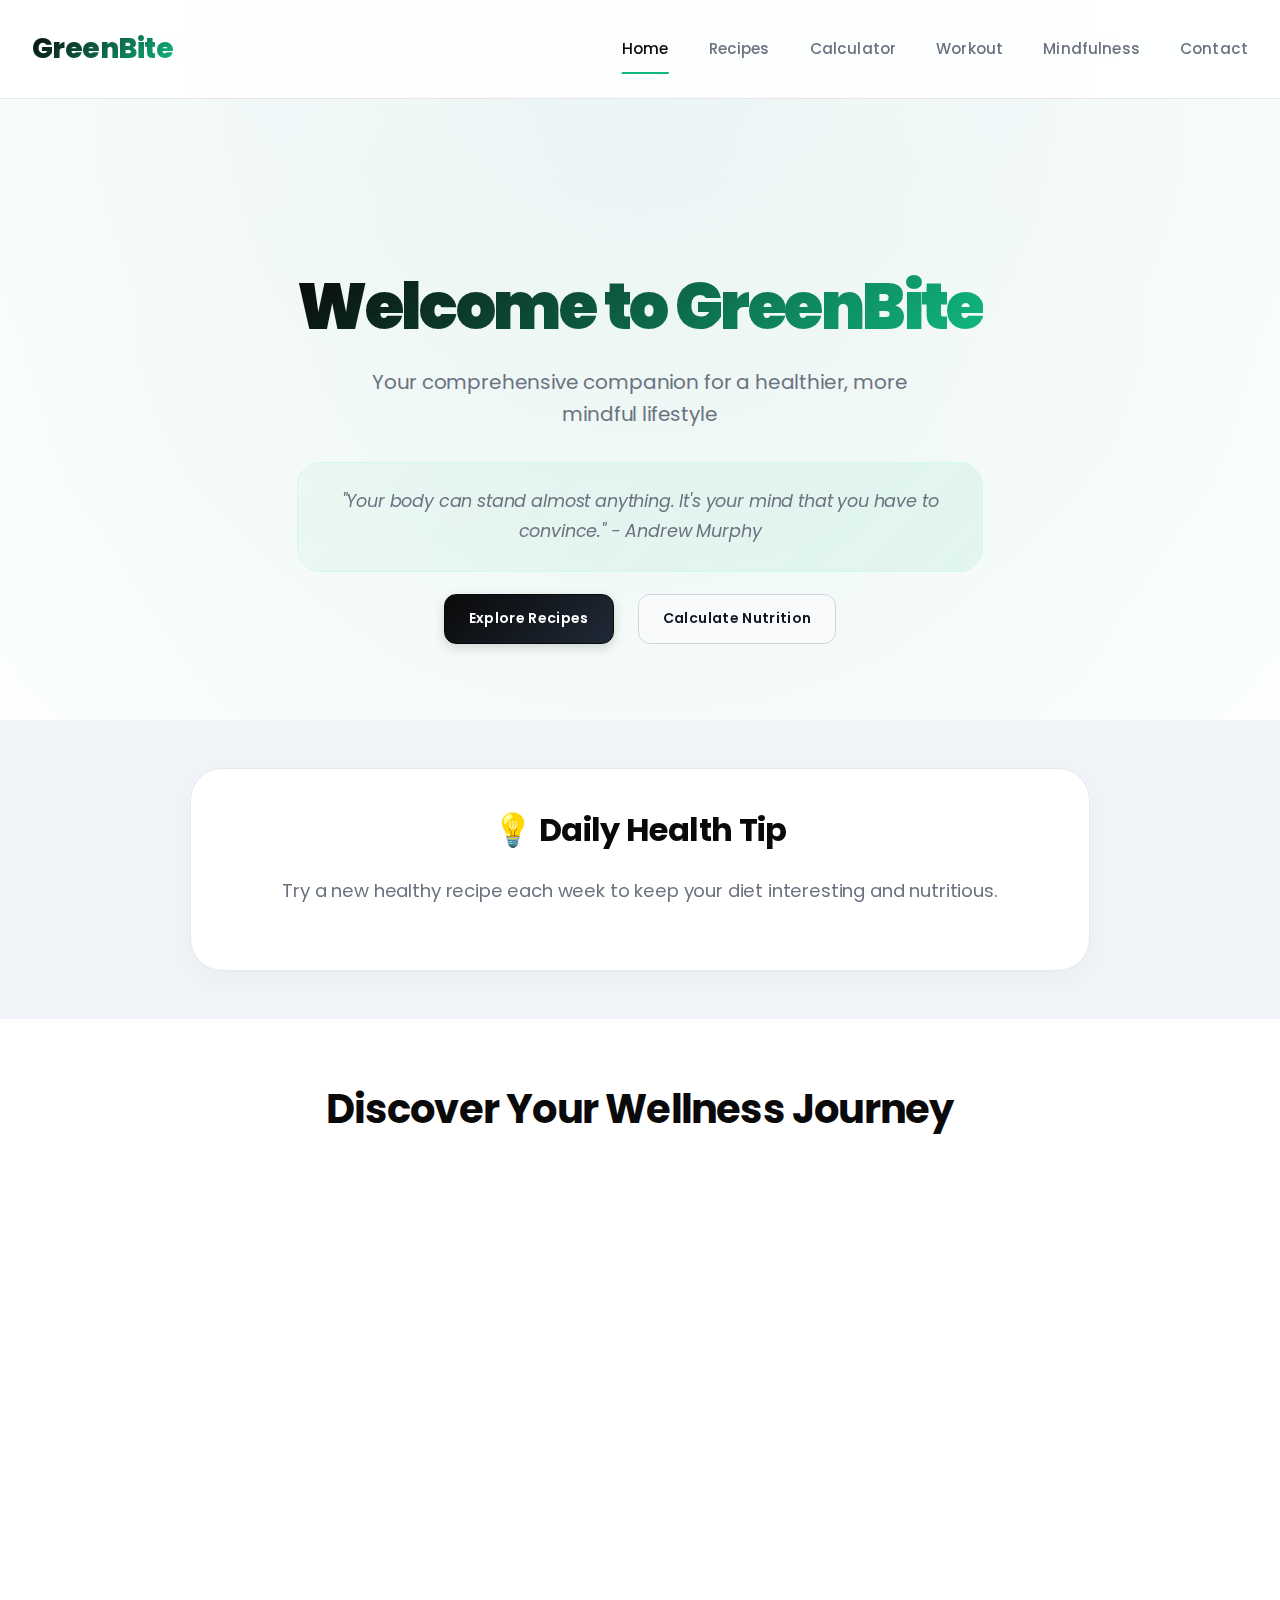
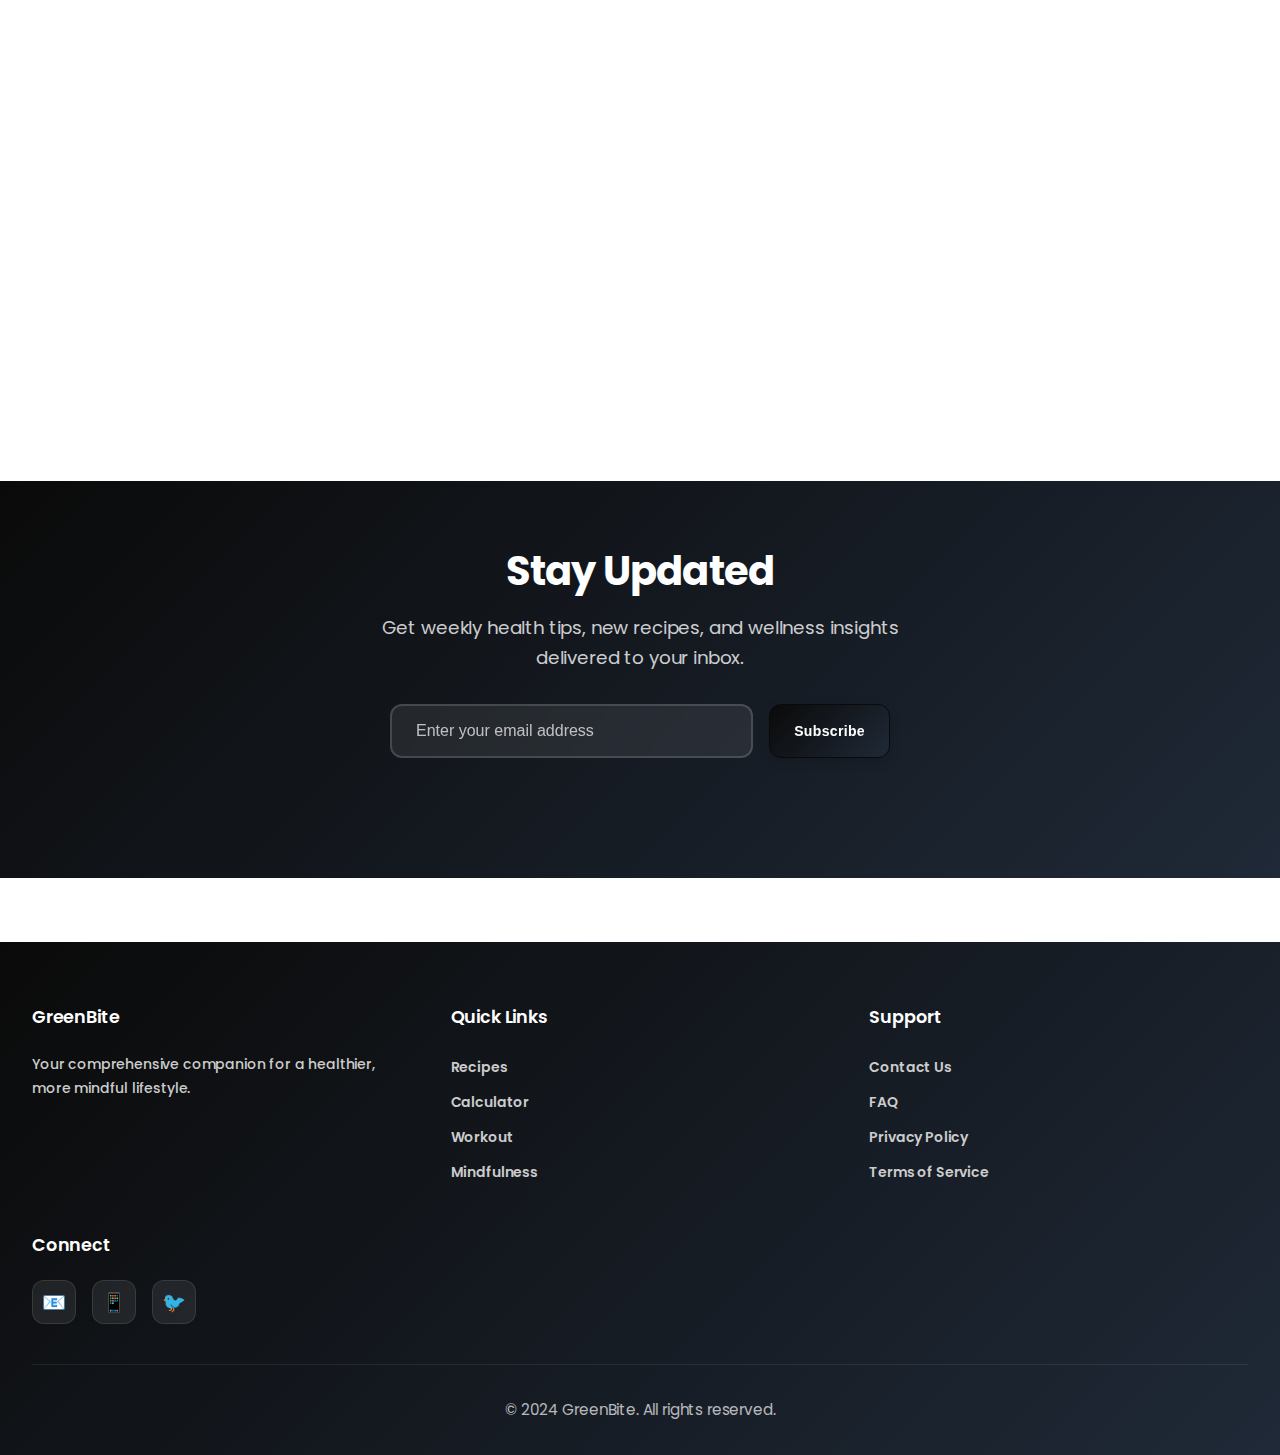
<file: index.html>
<!DOCTYPE html>
<html lang="en">

<head>
    <meta charset="UTF-8">
    <meta name="viewport" content="width=device-width, initial-scale=1.0">
    <title>GreenBite - Your Health & Wellness Companion</title>
    <link rel="preconnect" href="https://fonts.googleapis.com">
    <link rel="preconnect" href="https://fonts.gstatic.com" crossorigin>
    <link href="https://fonts.googleapis.com/css2?family=Poppins:wght@300;400;500;600;700;800;900&display=swap"
        rel="stylesheet">
    <link rel="stylesheet" href="css/global.css">
    <link rel="stylesheet" href="css/home.css">
    <link rel="icon" href="images/favicon.ico" type="image/x-icon">
    <link rel="manifest" href="manifest.json">
    <meta name="theme-color" content="#000000">
</head>

<body>
    <!-- Navigation -->
    <nav class="navbar" id="navbar">
        <div class="nav-container">
            <div class="nav-logo">
                <h2>GreenBite</h2>
            </div>
            <div class="nav-menu" id="nav-menu">
                <a href="index.html" class="nav-link active">Home</a>
                <a href="recipes.html" class="nav-link">Recipes</a>
                <a href="calculator.html" class="nav-link">Calculator</a>
                <a href="workout.html" class="nav-link">Workout</a>
                <a href="mindfulness.html" class="nav-link">Mindfulness</a>
                <a href="contact.html" class="nav-link">Contact</a>
            </div>
            <div class="hamburger" id="hamburger">
                <span></span>
                <span></span>
                <span></span>
            </div>
        </div>
    </nav>

    <!-- Hero Section -->
    <section class="hero">
        <div class="hero-content">
            <h1 class="hero-title">Welcome to <span class="accent">GreenBite</span></h1>
            <p class="hero-subtitle">Your comprehensive companion for a healthier, more mindful lifestyle</p>
            <div class="rotating-quotes" id="rotating-quotes">
                <p class="quote active">"A healthy outside starts from the inside." - Robert Urich</p>
                <p class="quote">"Take care of your body. It's the only place you have to live." - Jim Rohn</p>
                <p class="quote">"Health is not about the weight you lose, but about the life you gain." - Dr. Josh Axe
                </p>
                <p class="quote">"The first wealth is health." - Ralph Waldo Emerson</p>
                <p class="quote">"Your body can stand almost anything. It's your mind that you have to convince." -
                    Andrew Murphy</p>
            </div>
            <div class="hero-buttons">
                <a href="recipes.html" class="btn btn-primary">Explore Recipes</a>
                <a href="calculator.html" class="btn btn-secondary">Calculate Nutrition</a>
            </div>
        </div>
    </section>

    <!-- Daily Health Tip -->
    <section class="daily-tip">
        <div class="container">
            <div class="tip-card">
                <h3>💡 Daily Health Tip</h3>
                <p id="daily-tip-text">Drink a glass of water as soon as you wake up to kickstart your metabolism and
                    hydrate your body after hours of sleep.</p>
            </div>
        </div>
    </section>

    <!-- Features Grid -->
    <section class="features">
        <div class="container">
            <h2 class="section-title">Discover Your Wellness Journey</h2>
            <div class="features-grid">
                <div class="feature-card" data-aos="fade-up" data-delay="100">
                    <div class="feature-icon">🍽️</div>
                    <h3>Healthy Recipes</h3>
                    <p>Discover delicious, nutritious recipes with detailed nutrition information and easy-to-follow
                        instructions.</p>
                    <a href="recipes.html" class="feature-link">Explore Recipes</a>
                </div>
                <div class="feature-card" data-aos="fade-up" data-delay="200">
                    <div class="feature-icon">📊</div>
                    <h3>Nutrition Calculator</h3>
                    <p>Calculate your BMR, TDEE, and macronutrient needs with our advanced nutrition calculator.</p>
                    <a href="calculator.html" class="feature-link">Calculate Now</a>
                </div>
                <div class="feature-card" data-aos="fade-up" data-delay="300">
                    <div class="feature-icon">💪</div>
                    <h3>Workout Generator</h3>
                    <p>Generate personalized workouts based on your preferences, equipment, and target muscle groups.
                    </p>
                    <a href="workout.html" class="feature-link">Start Workout</a>
                </div>
                <div class="feature-card" data-aos="fade-up" data-delay="400">
                    <div class="feature-icon">🧘</div>
                    <h3>Mindfulness</h3>
                    <p>Practice meditation, breathing exercises, and mindfulness with guided sessions and timers.</p>
                    <a href="mindfulness.html" class="feature-link">Find Peace</a>
                </div>
            </div>
        </div>
    </section>

    <!-- Newsletter Signup -->
    <section class="newsletter">
        <div class="container">
            <div class="newsletter-content">
                <h3>Stay Updated</h3>
                <p>Get weekly health tips, new recipes, and wellness insights delivered to your inbox.</p>
                <form class="newsletter-form" id="newsletter-form">
                    <input type="email" placeholder="Enter your email address" id="newsletter-email" required>
                    <button type="submit" class="btn btn-primary">Subscribe</button>
                </form>
                <div class="newsletter-message" id="newsletter-message"></div>
            </div>
        </div>
    </section>

    <!-- Footer -->
    <footer class="footer">
        <div class="container">
            <div class="footer-content">
                <div class="footer-section">
                    <h4>GreenBite</h4>
                    <p>Your comprehensive companion for a healthier, more mindful lifestyle.</p>
                </div>
                <div class="footer-section">
                    <h5>Quick Links</h5>
                    <ul>
                        <li><a href="recipes.html">Recipes</a></li>
                        <li><a href="calculator.html">Calculator</a></li>
                        <li><a href="workout.html">Workout</a></li>
                        <li><a href="mindfulness.html">Mindfulness</a></li>
                    </ul>
                </div>
                <div class="footer-section">
                    <h5>Support</h5>
                    <ul>
                        <li><a href="contact.html">Contact Us</a></li>
                        <li><a href="contact.html#faq">FAQ</a></li>
                        <li><a href="#">Privacy Policy</a></li>
                        <li><a href="#">Terms of Service</a></li>
                    </ul>
                </div>
                <div class="footer-section">
                    <h5>Connect</h5>
                    <div class="social-links">
                        <a href="#" class="social-link">📧</a>
                        <a href="#" class="social-link">📱</a>
                        <a href="#" class="social-link">🐦</a>
                    </div>
                </div>
            </div>
            <div class="footer-bottom">
                <p>&copy; 2024 GreenBite. All rights reserved.</p>
            </div>
        </div>
    </footer>

    <!-- Scripts -->
    <script src="js/global.js"></script>
    <script src="js/home.js"></script>
</body>

</html>
</file>
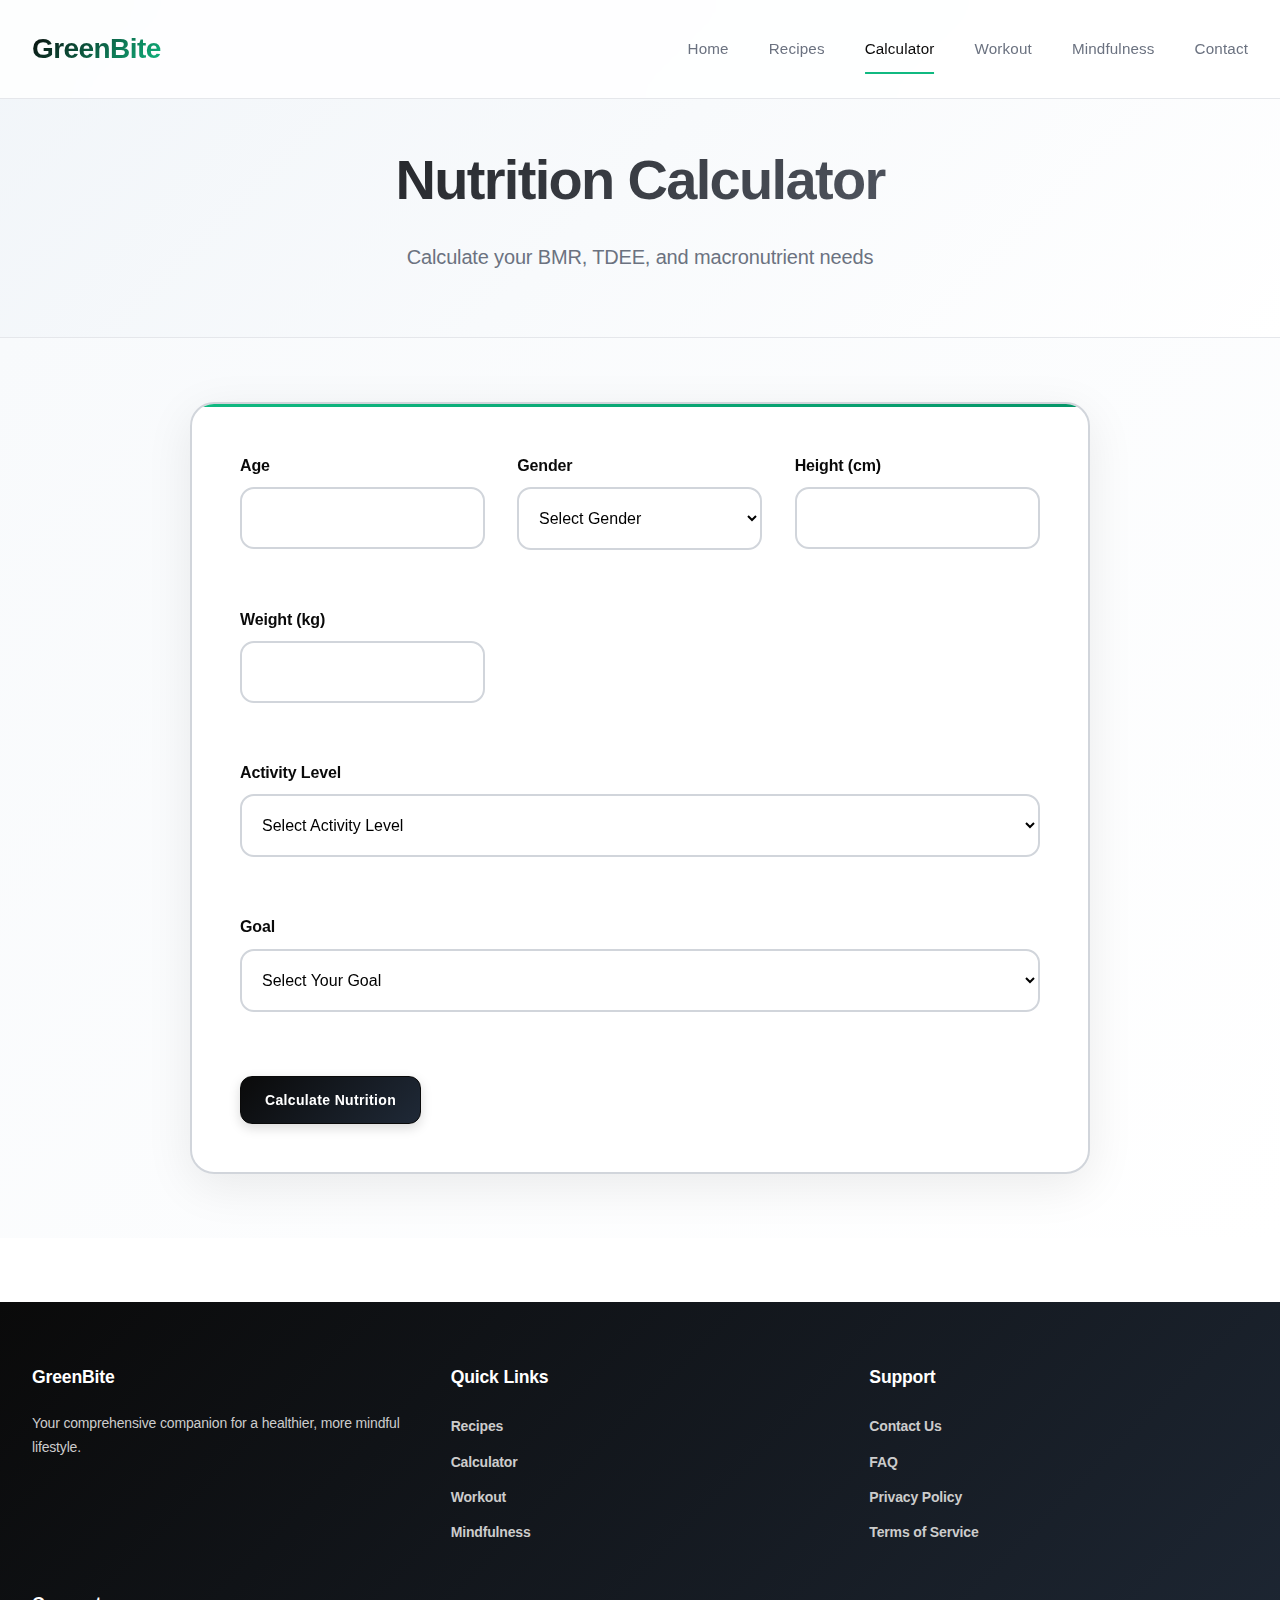
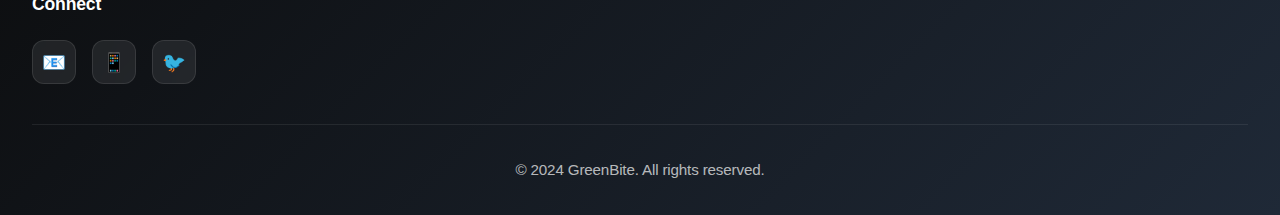
<file: calculator.html>
<!DOCTYPE html>
<html lang="en">

<head>
    <meta charset="UTF-8">
    <meta name="viewport" content="width=device-width, initial-scale=1.0">
    <title>Nutrition Calculator - GreenBite</title>
    <link rel="preconnect" href="https://fonts.googleapis.com">
    <link rel="preconnect" href="https://fonts.gstatic.com" crossorigin>
    <link href="https://fonts.googleapis.com/css2?family=Poppins:wght@300;400;500;600;700;800;900&display=swap"
        rel="stylesheet">
    <link rel="stylesheet" href="css/global.css">
    <link rel="stylesheet" href="css/calculator.css">
    <link rel="icon" href="images/favicon.ico" type="image/x-icon">
</head>

<body>
    <!-- Navigation -->
    <nav class="navbar" id="navbar">
        <div class="nav-container">
            <div class="nav-logo">
                <h2>GreenBite</h2>
            </div>
            <div class="nav-menu" id="nav-menu">
                <a href="index.html" class="nav-link">Home</a>
                <a href="recipes.html" class="nav-link">Recipes</a>
                <a href="calculator.html" class="nav-link active">Calculator</a>
                <a href="workout.html" class="nav-link">Workout</a>
                <a href="mindfulness.html" class="nav-link">Mindfulness</a>
                <a href="contact.html" class="nav-link">Contact</a>
            </div>
            <div class="hamburger" id="hamburger">
                <span></span>
                <span></span>
                <span></span>
            </div>
        </div>
    </nav>

    <!-- Page Header -->
    <section class="page-header">
        <div class="container">
            <h1>Nutrition Calculator</h1>
            <p>Calculate your BMR, TDEE, and macronutrient needs</p>
        </div>
    </section>

    <!-- Calculator Form -->
    <section class="calculator-section">
        <div class="container">
            <div class="calculator-card">
                <form id="nutrition-form">
                    <div class="form-grid">
                        <div class="form-group">
                            <label for="age">Age</label>
                            <input type="number" id="age" min="15" max="100" required>
                        </div>
                        <div class="form-group">
                            <label for="gender">Gender</label>
                            <select id="gender" required>
                                <option value="">Select Gender</option>
                                <option value="male">Male</option>
                                <option value="female">Female</option>
                            </select>
                        </div>
                        <div class="form-group">
                            <label for="height">Height (cm)</label>
                            <input type="number" id="height" min="100" max="250" required>
                        </div>
                        <div class="form-group">
                            <label for="weight">Weight (kg)</label>
                            <input type="number" id="weight" min="30" max="300" step="0.1" required>
                        </div>
                        <div class="form-group full-width">
                            <label for="activity">Activity Level</label>
                            <select id="activity" required>
                                <option value="">Select Activity Level</option>
                                <option value="1.2">Sedentary (little/no exercise)</option>
                                <option value="1.375">Lightly active (light exercise 1-3 days/week)</option>
                                <option value="1.55">Moderately active (moderate exercise 3-5 days/week)</option>
                                <option value="1.725">Very active (hard exercise 6-7 days/week)</option>
                                <option value="1.9">Extra active (very hard exercise, physical job)</option>
                            </select>
                        </div>
                        <div class="form-group full-width">
                            <label for="goal">Goal</label>
                            <select id="goal" required>
                                <option value="">Select Your Goal</option>
                                <option value="lose">Weight Loss (-500 calories)</option>
                                <option value="maintain">Maintain Weight</option>
                                <option value="gain">Weight Gain (+500 calories)</option>
                            </select>
                        </div>
                    </div>
                    <button type="submit" class="btn btn-primary">Calculate Nutrition</button>
                </form>
            </div>
        </div>
    </section>

    <!-- Results Section -->
    <section class="results-section" id="results-section" style="display: none;">
        <div class="container">
            <h2>Your Nutrition Plan</h2>
            <div class="results-grid">
                <div class="result-card">
                    <div class="result-icon">🔥</div>
                    <h3>BMR</h3>
                    <div class="result-value">
                        <span class="counter" id="bmr-counter">0</span>
                        <span class="unit">calories/day</span>
                    </div>
                    <p>Basal Metabolic Rate - calories your body burns at rest</p>
                </div>
                <div class="result-card">
                    <div class="result-icon">⚡</div>
                    <h3>TDEE</h3>
                    <div class="result-value">
                        <span class="counter" id="tdee-counter">0</span>
                        <span class="unit">calories/day</span>
                    </div>
                    <p>Total Daily Energy Expenditure - calories needed to maintain weight</p>
                </div>
                <div class="result-card">
                    <div class="result-icon">🎯</div>
                    <h3>Target Calories</h3>
                    <div class="result-value">
                        <span class="counter" id="target-counter">0</span>
                        <span class="unit">calories/day</span>
                    </div>
                    <p>Daily calorie goal based on your objective</p>
                </div>
            </div>

            <!-- Macronutrient Breakdown -->
            <div class="macro-section">
                <h3>Macronutrient Breakdown</h3>
                <div class="progress-bars">
                    <div class="progress-item">
                        <label>Protein (30% of total calories)</label>
                        <div class="progress-bar">
                            <div class="progress-fill protein-fill" style="width: 0%"></div>
                        </div>
                        <span class="progress-text" id="protein-text">0g (0 calories)</span>
                    </div>
                    <div class="progress-item">
                        <label>Carbohydrates (40% of total calories)</label>
                        <div class="progress-bar">
                            <div class="progress-fill carbs-fill" style="width: 0%"></div>
                        </div>
                        <span class="progress-text" id="carbs-text">0g (0 calories)</span>
                    </div>
                    <div class="progress-item">
                        <label>Fats (30% of total calories)</label>
                        <div class="progress-bar">
                            <div class="progress-fill fats-fill" style="width: 0%"></div>
                        </div>
                        <span class="progress-text" id="fats-text">0g (0 calories)</span>
                    </div>
                </div>
            </div>
        </div>
    </section>

    <!-- Footer -->
    <footer class="footer">
        <div class="container">
            <div class="footer-content">
                <div class="footer-section">
                    <h4>GreenBite</h4>
                    <p>Your comprehensive companion for a healthier, more mindful lifestyle.</p>
                </div>
                <div class="footer-section">
                    <h5>Quick Links</h5>
                    <ul>
                        <li><a href="recipes.html">Recipes</a></li>
                        <li><a href="calculator.html">Calculator</a></li>
                        <li><a href="workout.html">Workout</a></li>
                        <li><a href="mindfulness.html">Mindfulness</a></li>
                    </ul>
                </div>
                <div class="footer-section">
                    <h5>Support</h5>
                    <ul>
                        <li><a href="contact.html">Contact Us</a></li>
                        <li><a href="contact.html#faq">FAQ</a></li>
                        <li><a href="#">Privacy Policy</a></li>
                        <li><a href="#">Terms of Service</a></li>
                    </ul>
                </div>
                <div class="footer-section">
                    <h5>Connect</h5>
                    <div class="social-links">
                        <a href="#" class="social-link">📧</a>
                        <a href="#" class="social-link">📱</a>
                        <a href="#" class="social-link">🐦</a>
                    </div>
                </div>
            </div>
            <div class="footer-bottom">
                <p>&copy; 2024 GreenBite. All rights reserved.</p>
            </div>
        </div>
    </footer>

    <!-- Scripts -->
    <script src="js/global.js"></script>
    <script src="js/calculator.js"></script>
</body>

</html>
</file>
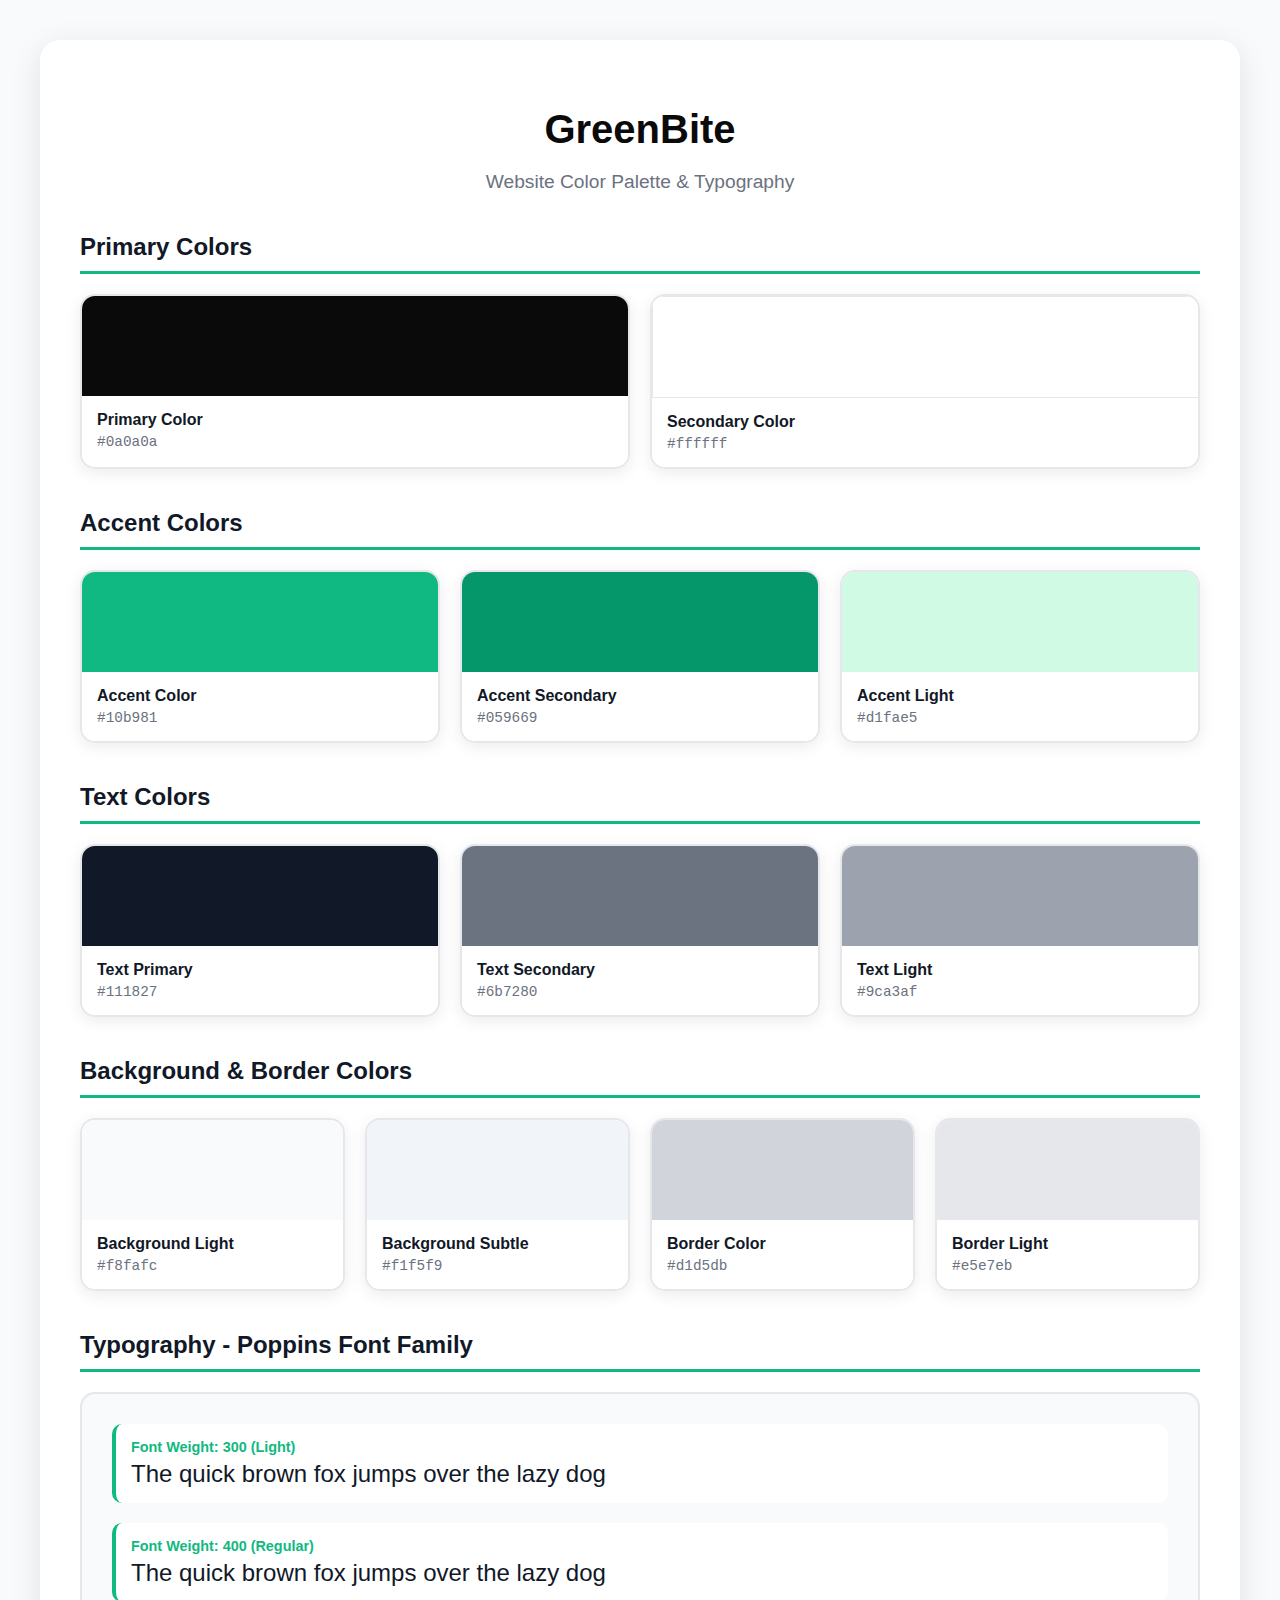
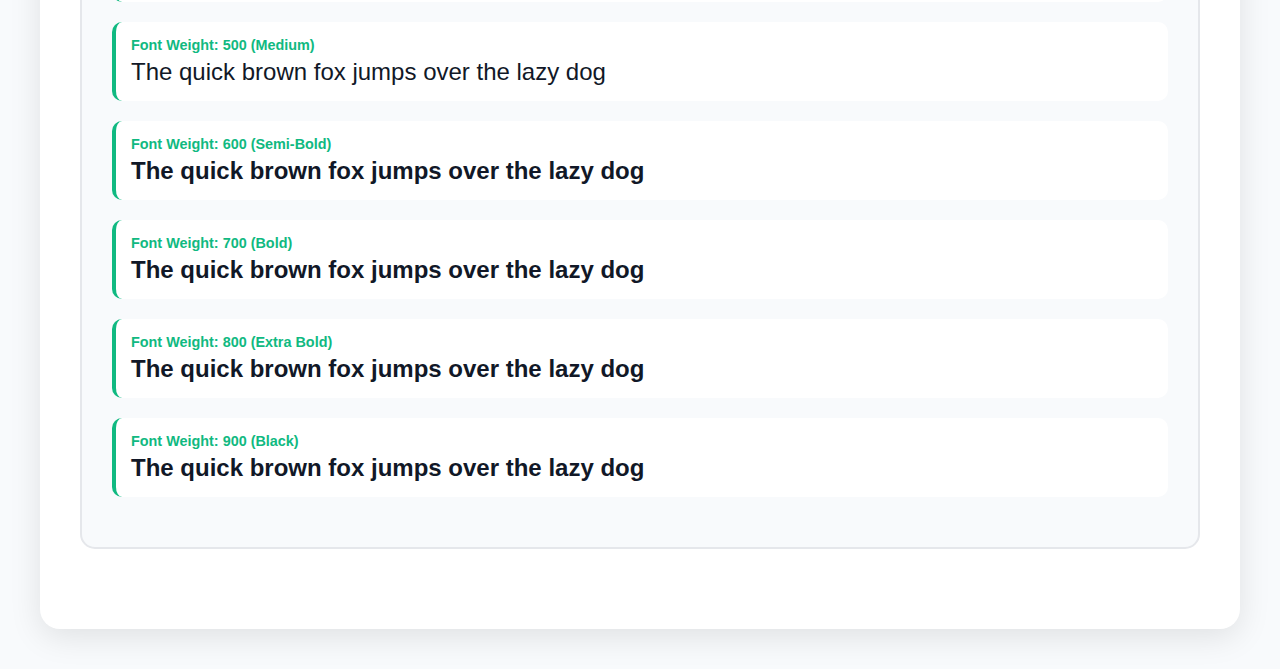
<file: color_palette_html.html>
<!DOCTYPE html>
<html lang="en">
<head>
    <meta charset="UTF-8">
    <meta name="viewport" content="width=device-width, initial-scale=1.0">
    <title>GreenBite Color Palette</title>
    <link href="https://fonts.googleapis.com/css2?family=Poppins:wght@300;400;500;600;700;800;900&display=swap" rel="stylesheet">
    <style>
        body {
            font-family: 'Poppins', sans-serif;
            margin: 0;
            padding: 40px;
            background: #f8fafc;
        }
        
        .container {
            max-width: 1200px;
            margin: 0 auto;
            background: white;
            padding: 40px;
            border-radius: 20px;
            box-shadow: 0 8px 32px rgba(0, 0, 0, 0.1);
        }
        
        h1 {
            text-align: center;
            color: #0a0a0a;
            font-weight: 800;
            font-size: 2.5rem;
            margin-bottom: 10px;
        }
        
        .subtitle {
            text-align: center;
            color: #6b7280;
            font-size: 1.2rem;
            margin-bottom: 40px;
        }
        
        .section {
            margin-bottom: 40px;
        }
        
        .section-title {
            font-size: 1.5rem;
            font-weight: 700;
            color: #111827;
            margin-bottom: 20px;
            border-bottom: 3px solid #10b981;
            padding-bottom: 10px;
        }
        
        .color-grid {
            display: grid;
            grid-template-columns: repeat(auto-fit, minmax(200px, 1fr));
            gap: 20px;
            margin-bottom: 30px;
        }
        
        .color-card {
            border: 2px solid #e5e7eb;
            border-radius: 15px;
            overflow: hidden;
            box-shadow: 0 4px 16px rgba(0, 0, 0, 0.08);
        }
        
        .color-swatch {
            height: 100px;
            width: 100%;
        }
        
        .color-info {
            padding: 15px;
            background: white;
        }
        
        .color-name {
            font-weight: 600;
            color: #111827;
            margin-bottom: 5px;
        }
        
        .color-hex {
            font-family: 'Courier New', monospace;
            color: #6b7280;
            font-size: 0.9rem;
        }
        
        .font-section {
            background: #f8fafc;
            padding: 30px;
            border-radius: 15px;
            border: 2px solid #e5e7eb;
        }
        
        .font-example {
            margin-bottom: 20px;
            padding: 15px;
            background: white;
            border-radius: 10px;
            border-left: 4px solid #10b981;
        }
        
        .font-weight {
            color: #10b981;
            font-size: 0.9rem;
            font-weight: 600;
            margin-bottom: 5px;
        }
        
        .font-demo {
            color: #111827;
            margin: 0;
        }
        
        /* Primary Colors */
        .primary { background-color: #0a0a0a; }
        .secondary { background-color: #ffffff; border: 1px solid #e5e7eb; }
        
        /* Accent Colors */
        .accent { background-color: #10b981; }
        .accent-secondary { background-color: #059669; }
        .accent-light { background-color: #d1fae5; }
        
        /* Text Colors */
        .text-primary { background-color: #111827; }
        .text-secondary { background-color: #6b7280; }
        .text-light { background-color: #9ca3af; }
        
        /* Background Colors */
        .bg-light { background-color: #f8fafc; }
        .bg-subtle { background-color: #f1f5f9; }
        
        /* Border Colors */
        .border-color { background-color: #d1d5db; }
        .border-light { background-color: #e5e7eb; }
    </style>
</head>
<body>
    <div class="container">
        <h1>GreenBite</h1>
        <p class="subtitle">Website Color Palette & Typography</p>
        
        <div class="section">
            <h2 class="section-title">Primary Colors</h2>
            <div class="color-grid">
                <div class="color-card">
                    <div class="color-swatch primary"></div>
                    <div class="color-info">
                        <div class="color-name">Primary Color</div>
                        <div class="color-hex">#0a0a0a</div>
                    </div>
                </div>
                <div class="color-card">
                    <div class="color-swatch secondary"></div>
                    <div class="color-info">
                        <div class="color-name">Secondary Color</div>
                        <div class="color-hex">#ffffff</div>
                    </div>
                </div>
            </div>
        </div>
        
        <div class="section">
            <h2 class="section-title">Accent Colors</h2>
            <div class="color-grid">
                <div class="color-card">
                    <div class="color-swatch accent"></div>
                    <div class="color-info">
                        <div class="color-name">Accent Color</div>
                        <div class="color-hex">#10b981</div>
                    </div>
                </div>
                <div class="color-card">
                    <div class="color-swatch accent-secondary"></div>
                    <div class="color-info">
                        <div class="color-name">Accent Secondary</div>
                        <div class="color-hex">#059669</div>
                    </div>
                </div>
                <div class="color-card">
                    <div class="color-swatch accent-light"></div>
                    <div class="color-info">
                        <div class="color-name">Accent Light</div>
                        <div class="color-hex">#d1fae5</div>
                    </div>
                </div>
            </div>
        </div>
        
        <div class="section">
            <h2 class="section-title">Text Colors</h2>
            <div class="color-grid">
                <div class="color-card">
                    <div class="color-swatch text-primary"></div>
                    <div class="color-info">
                        <div class="color-name">Text Primary</div>
                        <div class="color-hex">#111827</div>
                    </div>
                </div>
                <div class="color-card">
                    <div class="color-swatch text-secondary"></div>
                    <div class="color-info">
                        <div class="color-name">Text Secondary</div>
                        <div class="color-hex">#6b7280</div>
                    </div>
                </div>
                <div class="color-card">
                    <div class="color-swatch text-light"></div>
                    <div class="color-info">
                        <div class="color-name">Text Light</div>
                        <div class="color-hex">#9ca3af</div>
                    </div>
                </div>
            </div>
        </div>
        
        <div class="section">
            <h2 class="section-title">Background & Border Colors</h2>
            <div class="color-grid">
                <div class="color-card">
                    <div class="color-swatch bg-light"></div>
                    <div class="color-info">
                        <div class="color-name">Background Light</div>
                        <div class="color-hex">#f8fafc</div>
                    </div>
                </div>
                <div class="color-card">
                    <div class="color-swatch bg-subtle"></div>
                    <div class="color-info">
                        <div class="color-name">Background Subtle</div>
                        <div class="color-hex">#f1f5f9</div>
                    </div>
                </div>
                <div class="color-card">
                    <div class="color-swatch border-color"></div>
                    <div class="color-info">
                        <div class="color-name">Border Color</div>
                        <div class="color-hex">#d1d5db</div>
                    </div>
                </div>
                <div class="color-card">
                    <div class="color-swatch border-light"></div>
                    <div class="color-info">
                        <div class="color-name">Border Light</div>
                        <div class="color-hex">#e5e7eb</div>
                    </div>
                </div>
            </div>
        </div>
        
        <div class="section">
            <h2 class="section-title">Typography - Poppins Font Family</h2>
            <div class="font-section">
                <div class="font-example">
                    <div class="font-weight">Font Weight: 300 (Light)</div>
                    <p class="font-demo" style="font-weight: 300; font-size: 1.5rem;">The quick brown fox jumps over the lazy dog</p>
                </div>
                <div class="font-example">
                    <div class="font-weight">Font Weight: 400 (Regular)</div>
                    <p class="font-demo" style="font-weight: 400; font-size: 1.5rem;">The quick brown fox jumps over the lazy dog</p>
                </div>
                <div class="font-example">
                    <div class="font-weight">Font Weight: 500 (Medium)</div>
                    <p class="font-demo" style="font-weight: 500; font-size: 1.5rem;">The quick brown fox jumps over the lazy dog</p>
                </div>
                <div class="font-example">
                    <div class="font-weight">Font Weight: 600 (Semi-Bold)</div>
                    <p class="font-demo" style="font-weight: 600; font-size: 1.5rem;">The quick brown fox jumps over the lazy dog</p>
                </div>
                <div class="font-example">
                    <div class="font-weight">Font Weight: 700 (Bold)</div>
                    <p class="font-demo" style="font-weight: 700; font-size: 1.5rem;">The quick brown fox jumps over the lazy dog</p>
                </div>
                <div class="font-example">
                    <div class="font-weight">Font Weight: 800 (Extra Bold)</div>
                    <p class="font-demo" style="font-weight: 800; font-size: 1.5rem;">The quick brown fox jumps over the lazy dog</p>
                </div>
                <div class="font-example">
                    <div class="font-weight">Font Weight: 900 (Black)</div>
                    <p class="font-demo" style="font-weight: 900; font-size: 1.5rem;">The quick brown fox jumps over the lazy dog</p>
                </div>
            </div>
        </div>
    </div>
</body>
</html>
</file>
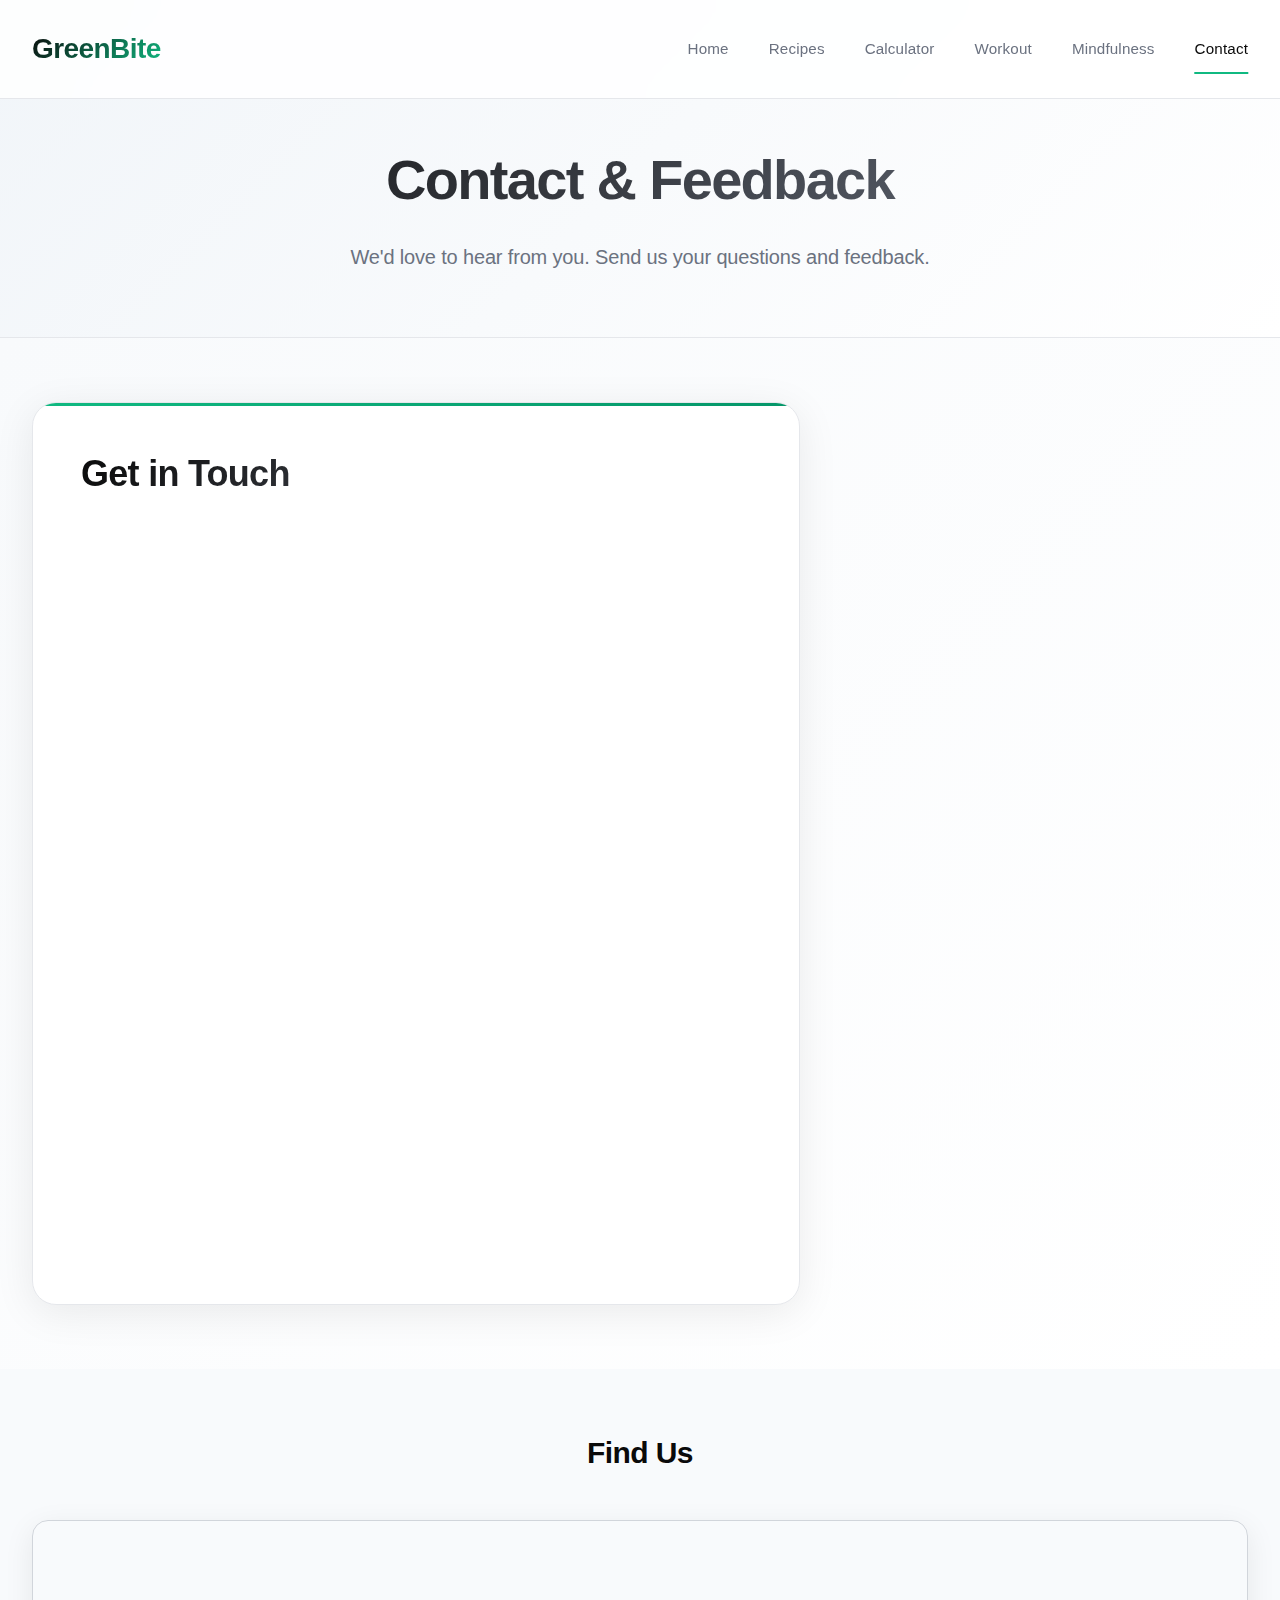
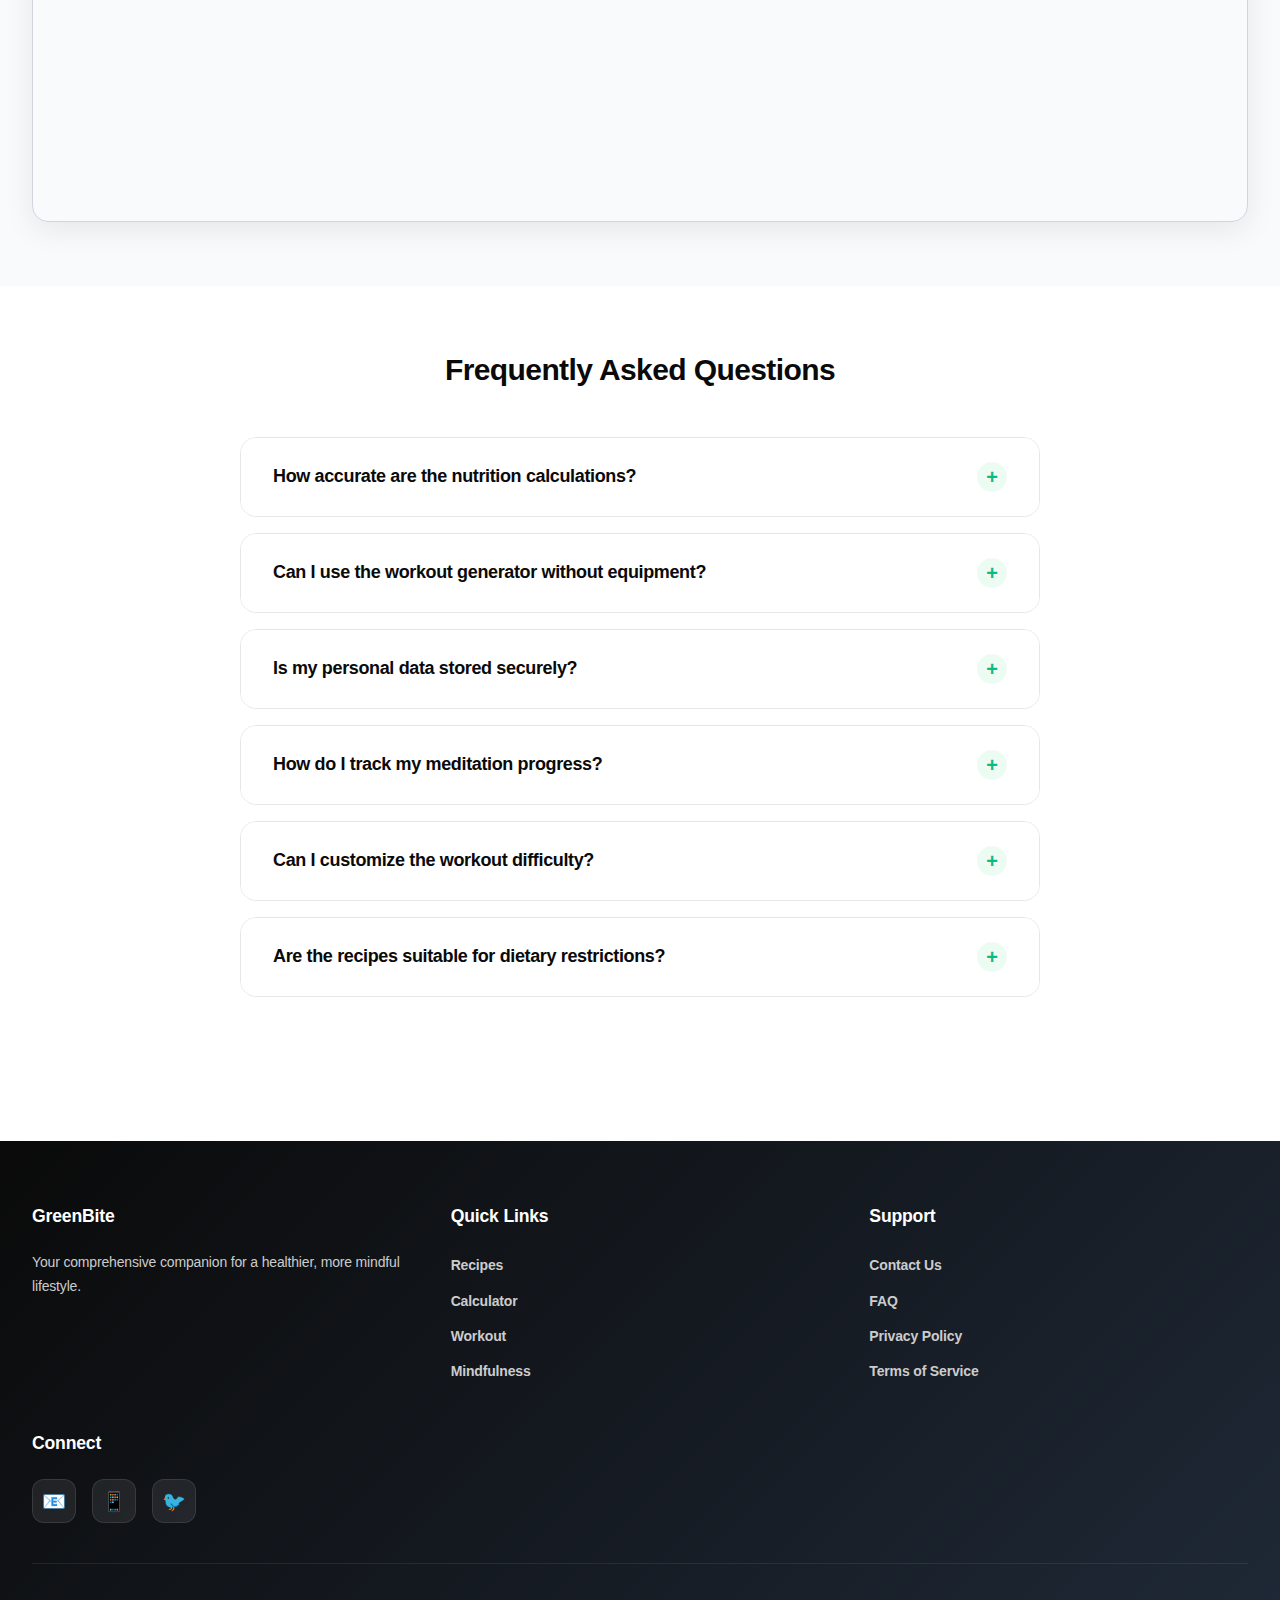
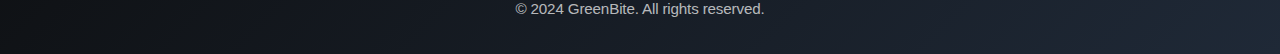
<file: contact.html>
<!DOCTYPE html>
<!DOCTYPE html>
<html lang="en">

<head>
    <meta charset="UTF-8">
    <meta name="viewport" content="width=device-width, initial-scale=1.0">
    <title>Contact & Feedback - GreenBite</title>
    <link rel="preconnect" href="https://fonts.googleapis.com">
    <link rel="preconnect" href="https://fonts.gstatic.com" crossorigin>
    <link href="https://fonts.googleapis.com/css2?family=Poppins:wght@300;400;500;600;700;800;900&display=swap"
        rel="stylesheet">
    <link rel="stylesheet" href="css/global.css">
    <link rel="stylesheet" href="css/contact.css">
    <link rel="icon" href="images/favicon.ico" type="image/x-icon">
</head>

<body>
    <!-- Navigation -->
    <nav class="navbar" id="navbar">
        <div class="nav-container">
            <div class="nav-logo">
                <h2>GreenBite</h2>
            </div>
            <div class="nav-menu" id="nav-menu">
                <a href="index.html" class="nav-link">Home</a>
                <a href="recipes.html" class="nav-link">Recipes</a>
                <a href="calculator.html" class="nav-link">Calculator</a>
                <a href="workout.html" class="nav-link">Workout</a>
                <a href="mindfulness.html" class="nav-link">Mindfulness</a>
                <a href="contact.html" class="nav-link active">Contact</a>
            </div>
            <div class="hamburger" id="hamburger">
                <span></span>
                <span></span>
                <span></span>
            </div>
        </div>
    </nav>

    <!-- Page Header -->
    <section class="page-header">
        <div class="container">
            <h1>Contact & Feedback</h1>
            <p>We'd love to hear from you. Send us your questions and feedback.</p>
        </div>
    </section>

    <!-- Contact Section -->
    <section class="contact-section">
        <div class="container">
            <div class="contact-grid">
                <div class="contact-form-section">
                    <h2>Get in Touch</h2>
                    <form class="contact-form" id="contact-form">
                        <div class="form-group">
                            <label for="name">Name *</label>
                            <input type="text" id="name" name="name" required>
                            <span class="error-message" id="name-error"></span>
                        </div>
                        <div class="form-group">
                            <label for="email">Email *</label>
                            <input type="email" id="email" name="email" required>
                            <span class="error-message" id="email-error"></span>
                        </div>
                        <div class="form-group">
                            <label for="subject">Subject</label>
                            <select id="subject" name="subject">
                                <option value="general">General Inquiry</option>
                                <option value="feedback">Feedback</option>
                                <option value="bug">Bug Report</option>
                                <option value="feature">Feature Request</option>
                                <option value="support">Technical Support</option>
                            </select>
                        </div>
                        <div class="form-group">
                            <label for="message">Message *</label>
                            <textarea id="message" name="message" rows="5" required></textarea>
                            <span class="error-message" id="message-error"></span>
                        </div>
                        <button type="submit" class="btn btn-primary">Send Message</button>
                    </form>
                    <div class="form-success" id="form-success" style="display: none;">
                        <div class="success-icon">✅</div>
                        <h3>Message Sent Successfully!</h3>
                        <p>Thank you for your message. We'll get back to you soon.</p>
                    </div>
                </div>
                <div class="contact-info-section">
                    <div class="contact-info">
                        <h3>Contact Information</h3>
                        <div class="info-item">
                            <div class="info-icon">📍</div>
                            <div>
                                <h4>Address</h4>
                                <p>123 Wellness Street<br>Health City, HC 12345</p>
                            </div>
                        </div>
                        <div class="info-item">
                            <div class="info-icon">📞</div>
                            <div>
                                <h4>Phone</h4>
                                <p>+1 (555) 123-4567</p>
                            </div>
                        </div>
                        <div class="info-item">
                            <div class="info-icon">📧</div>
                            <div>
                                <h4>Email</h4>
                                <p>hello@greenbite.com</p>
                            </div>
                        </div>
                        <div class="info-item">
                            <div class="info-icon">⏰</div>
                            <div>
                                <h4>Hours</h4>
                                <p>Monday - Friday: 9AM - 6PM<br>Weekend: 10AM - 4PM</p>
                            </div>
                        </div>
                    </div>
                </div>
            </div>
        </div>
    </section>

    <!-- Map Section -->
    <section class="map-section">
        <div class="container">
            <h2>Find Us</h2>
            <div class="map-container">
                <iframe
                    src="https://www.google.com/maps/embed?pb=!1m18!1m12!1m3!1d3024.3466587923893!2d-74.00601778459424!3d40.712775979330534!2m3!1f0!2f0!3f0!3m2!1i1024!2i768!4f13.1!3m3!1m2!1s0x89c25a316e9cf6c1%3A0x4dd6b3ad99e725b2!2sNew%20York%2C%20NY%2C%20USA!5e0!3m2!1sen!2sus!4v1649890123456!5m2!1sen!2sus"
                    width="100%" height="300" style="border:0;" allowfullscreen="" loading="lazy"
                    referrerpolicy="no-referrer-when-downgrade">
                </iframe>
            </div>
        </div>
    </section>

    <!-- FAQ Section -->
    <section class="faq-section" id="faq">
        <div class="container">
            <h2>Frequently Asked Questions</h2>
            <div class="faq-accordion">
                <div class="faq-item">
                    <div class="faq-question">
                        <h3>How accurate are the nutrition calculations?</h3>
                        <span class="faq-icon">+</span>
                    </div>
                    <div class="faq-answer">
                        <p>Our nutrition calculator uses scientifically proven formulas like the Mifflin-St Jeor
                            equation for BMR calculation. While these provide good estimates, individual metabolic rates
                            can vary. Always consult with a healthcare professional for personalized nutrition advice.
                        </p>
                    </div>
                </div>
                <div class="faq-item">
                    <div class="faq-question">
                        <h3>Can I use the workout generator without equipment?</h3>
                        <span class="faq-icon">+</span>
                    </div>
                    <div class="faq-answer">
                        <p>Absolutely! Our workout generator includes a comprehensive bodyweight exercise database.
                            Simply select "Bodyweight" as your equipment option, and you'll get effective workouts that
                            require no additional equipment.</p>
                    </div>
                </div>
                <div class="faq-item">
                    <div class="faq-question">
                        <h3>Is my personal data stored securely?</h3>
                        <span class="faq-icon">+</span>
                    </div>
                    <div class="faq-answer">
                        <p>Yes, all your personal data is stored locally in your browser using localStorage. We don't
                            collect or transmit any personal information to external servers, ensuring your privacy and
                            data security.</p>
                    </div>
                </div>
                <div class="faq-item">
                    <div class="faq-question">
                        <h3>How do I track my meditation progress?</h3>
                        <span class="faq-icon">+</span>
                    </div>
                    <div class="faq-answer">
                        <p>Your meditation sessions are automatically tracked and stored in your browser. You can view
                            your total sessions, meditation time, current streak, and session history on the Mindfulness
                            page. Data persists between visits to help you maintain your practice.</p>
                    </div>
                </div>
                <div class="faq-item">
                    <div class="faq-question">
                        <h3>Can I customize the workout difficulty?</h3>
                        <span class="faq-icon">+</span>
                    </div>
                    <div class="faq-answer">
                        <p>Yes! You can adjust workout intensity (Low, Moderate, High) and duration (15-60 minutes) to
                            match your fitness level. The generator will create appropriate workouts with suitable
                            exercise variations and rest periods.</p>
                    </div>
                </div>
                <div class="faq-item">
                    <div class="faq-question">
                        <h3>Are the recipes suitable for dietary restrictions?</h3>
                        <span class="faq-icon">+</span>
                    </div>
                    <div class="faq-answer">
                        <p>Our recipe collection includes options for various dietary needs. You can filter recipes by
                            meal type and search for specific ingredients. Each recipe includes detailed nutrition
                            information to help you make informed choices based on your dietary requirements.</p>
                    </div>
                </div>
            </div>
        </div>
    </section>

    <!-- Footer -->
    <footer class="footer">
        <div class="container">
            <div class="footer-content">
                <div class="footer-section">
                    <h4>GreenBite</h4>
                    <p>Your comprehensive companion for a healthier, more mindful lifestyle.</p>
                </div>
                <div class="footer-section">
                    <h5>Quick Links</h5>
                    <ul>
                        <li><a href="recipes.html">Recipes</a></li>
                        <li><a href="calculator.html">Calculator</a></li>
                        <li><a href="workout.html">Workout</a></li>
                        <li><a href="mindfulness.html">Mindfulness</a></li>
                    </ul>
                </div>
                <div class="footer-section">
                    <h5>Support</h5>
                    <ul>
                        <li><a href="contact.html">Contact Us</a></li>
                        <li><a href="contact.html#faq">FAQ</a></li>
                        <li><a href="#">Privacy Policy</a></li>
                        <li><a href="#">Terms of Service</a></li>
                    </ul>
                </div>
                <div class="footer-section">
                    <h5>Connect</h5>
                    <div class="social-links">
                        <a href="#" class="social-link">📧</a>
                        <a href="#" class="social-link">📱</a>
                        <a href="#" class="social-link">🐦</a>
                    </div>
                </div>
            </div>
            <div class="footer-bottom">
                <p>&copy; 2024 GreenBite. All rights reserved.</p>
            </div>
        </div>
    </footer>

    <!-- Scripts -->
    <script src="js/global.js?v=2"></script>
    <script src="js/contact.js?v=2"></script>
</body>

</html>
</file>
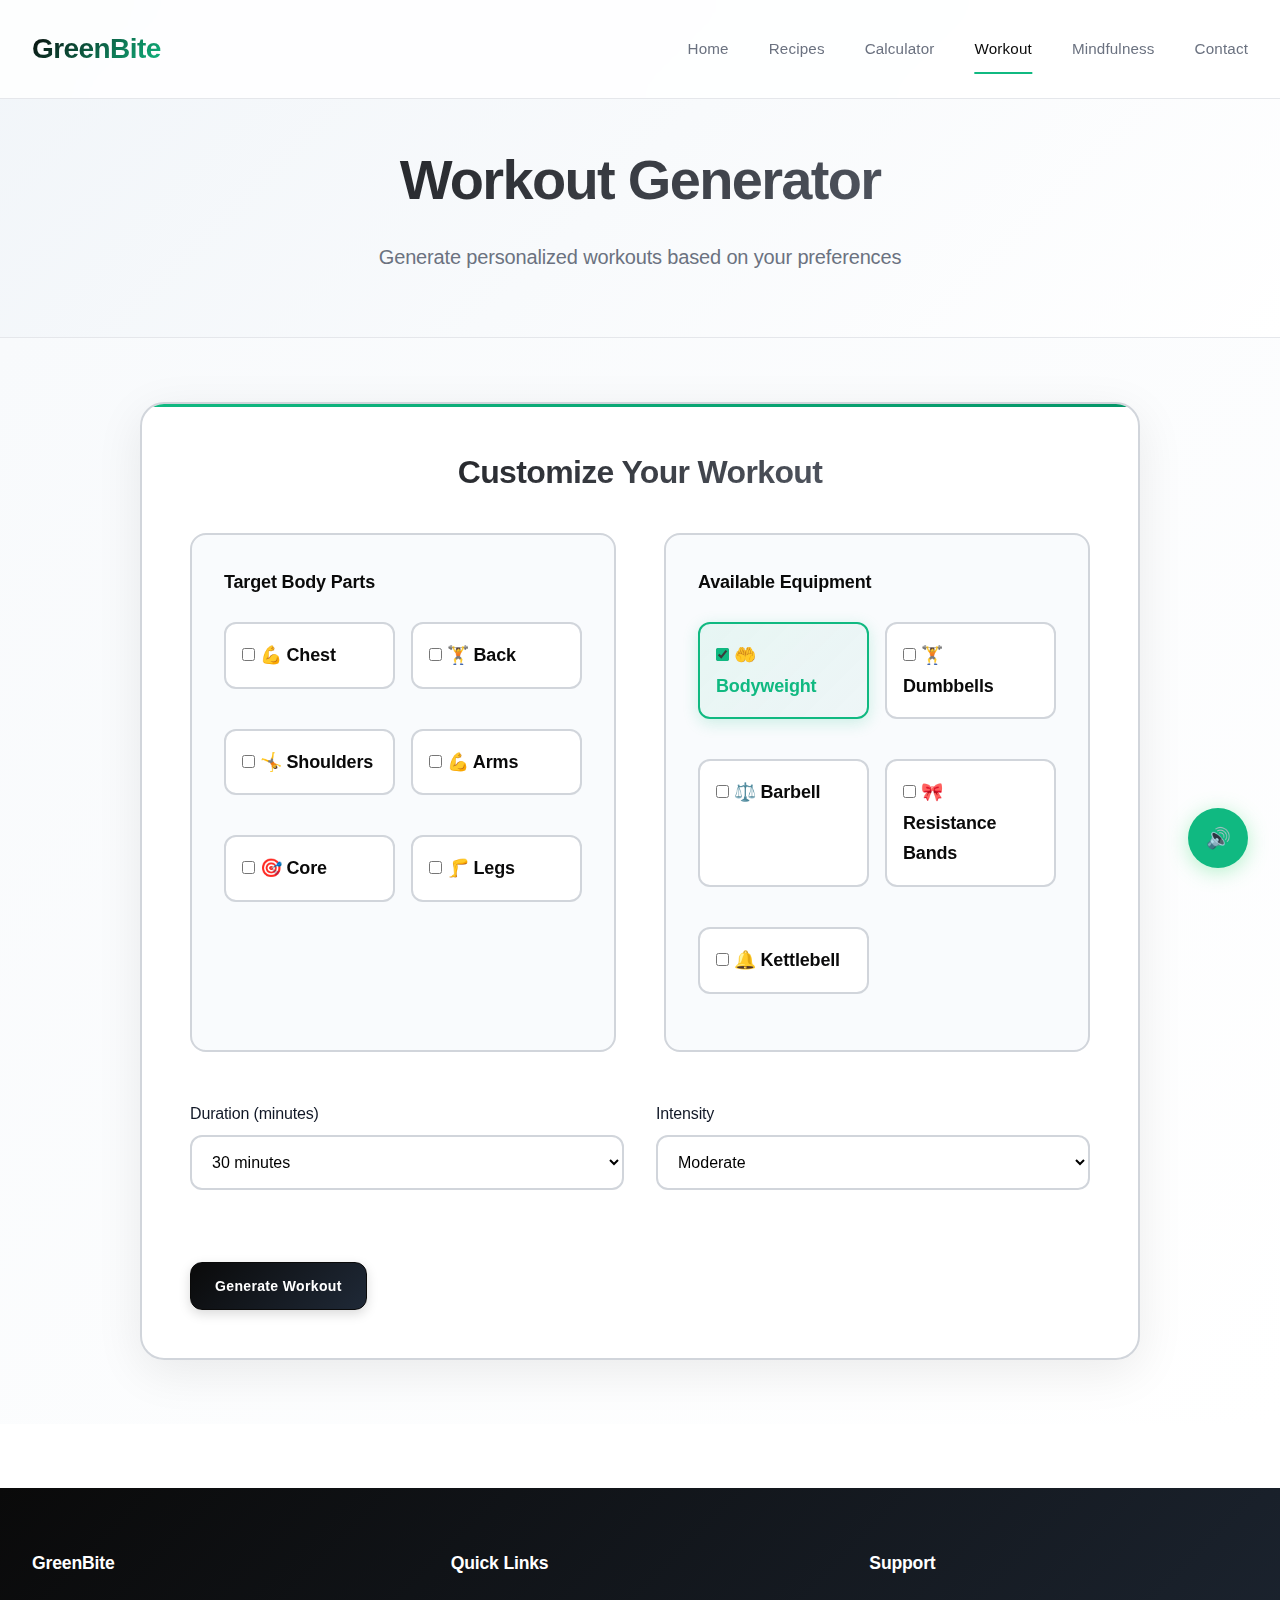
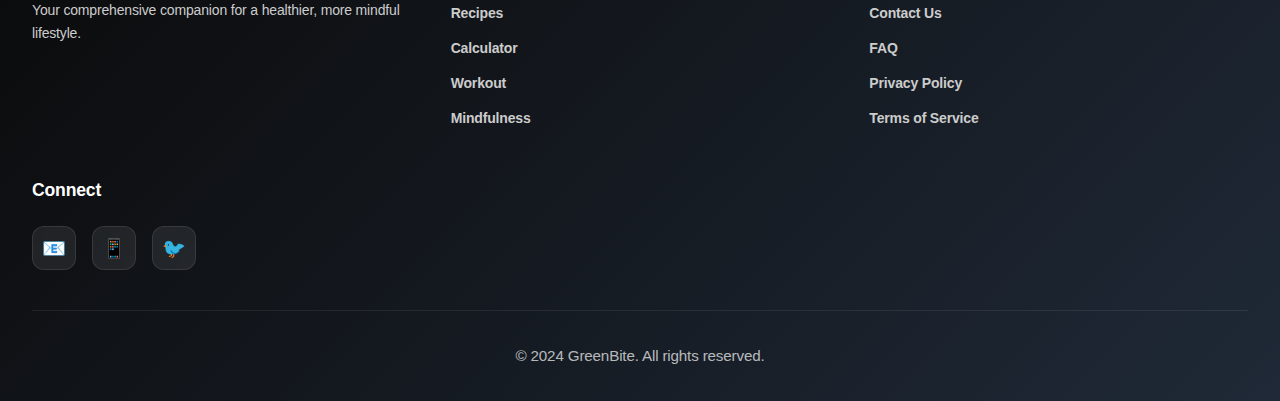
<file: workout.html>
<!DOCTYPE html>
<html lang="en">

<head>
    <meta charset="UTF-8">
    <meta name="viewport" content="width=device-width, initial-scale=1.0">
    <title>Workout Generator - GreenBite</title>
    <link rel="preconnect" href="https://fonts.googleapis.com">
    <link rel="preconnect" href="https://fonts.gstatic.com" crossorigin>
    <link href="https://fonts.googleapis.com/css2?family=Poppins:wght@300;400;500;600;700;800;900&display=swap"
        rel="stylesheet">
    <link rel="stylesheet" href="css/global.css">
    <link rel="stylesheet" href="css/workout.css">
    <link rel="icon" href="favicon.svg" type="image/svg+xml">
</head>

<body>
    <!-- Navigation -->
    <nav class="navbar" id="navbar">
        <div class="nav-container">
            <div class="nav-logo">
                <h2>GreenBite</h2>
            </div>
            <div class="nav-menu" id="nav-menu">
                <a href="index.html" class="nav-link">Home</a>
                <a href="recipes.html" class="nav-link">Recipes</a>
                <a href="calculator.html" class="nav-link">Calculator</a>
                <a href="workout.html" class="nav-link active">Workout</a>
                <a href="mindfulness.html" class="nav-link">Mindfulness</a>
                <a href="contact.html" class="nav-link">Contact</a>
            </div>
            <div class="hamburger" id="hamburger">
                <span></span>
                <span></span>
                <span></span>
            </div>
        </div>
    </nav>

    <!-- Page Header -->
    <section class="page-header">
        <div class="container">
            <h1>Workout Generator</h1>
            <p>Generate personalized workouts based on your preferences</p>
        </div>
    </section>

    <!-- Workout Configuration -->
    <section class="workout-config">
        <div class="container">
            <div class="config-card">
                <h3>Customize Your Workout</h3>
                <form id="workout-form">
                    <div class="config-grid">
                        <div class="config-group">
                            <label>Target Body Parts</label>
                            <div class="checkbox-group">
                                <label class="checkbox-item">
                                    <input type="checkbox" value="chest" name="bodyParts">
                                    <span>💪 Chest</span>
                                </label>
                                <label class="checkbox-item">
                                    <input type="checkbox" value="back" name="bodyParts">
                                    <span>🏋️ Back</span>
                                </label>
                                <label class="checkbox-item">
                                    <input type="checkbox" value="shoulders" name="bodyParts">
                                    <span>🤸 Shoulders</span>
                                </label>
                                <label class="checkbox-item">
                                    <input type="checkbox" value="arms" name="bodyParts">
                                    <span>💪 Arms</span>
                                </label>
                                <label class="checkbox-item">
                                    <input type="checkbox" value="core" name="bodyParts">
                                    <span>🎯 Core</span>
                                </label>
                                <label class="checkbox-item">
                                    <input type="checkbox" value="legs" name="bodyParts">
                                    <span>🦵 Legs</span>
                                </label>
                            </div>
                        </div>
                        <div class="config-group">
                            <label>Available Equipment</label>
                            <div class="checkbox-group">
                                <label class="checkbox-item">
                                    <input type="checkbox" value="bodyweight" name="equipment" checked>
                                    <span>🤲 Bodyweight</span>
                                </label>
                                <label class="checkbox-item">
                                    <input type="checkbox" value="dumbbells" name="equipment">
                                    <span>🏋️ Dumbbells</span>
                                </label>
                                <label class="checkbox-item">
                                    <input type="checkbox" value="barbell" name="equipment">
                                    <span>⚖️ Barbell</span>
                                </label>
                                <label class="checkbox-item">
                                    <input type="checkbox" value="resistance" name="equipment">
                                    <span>🎀 Resistance Bands</span>
                                </label>
                                <label class="checkbox-item">
                                    <input type="checkbox" value="kettlebell" name="equipment">
                                    <span>🔔 Kettlebell</span>
                                </label>
                            </div>
                        </div>
                    </div>
                    <div class="config-row">
                        <div class="form-group">
                            <label for="workout-duration">Duration (minutes)</label>
                            <select id="workout-duration">
                                <option value="15">15 minutes</option>
                                <option value="30" selected>30 minutes</option>
                                <option value="45">45 minutes</option>
                                <option value="60">60 minutes</option>
                            </select>
                        </div>
                        <div class="form-group">
                            <label for="workout-intensity">Intensity</label>
                            <select id="workout-intensity">
                                <option value="low">Low</option>
                                <option value="moderate" selected>Moderate</option>
                                <option value="high">High</option>
                            </select>
                        </div>
                    </div>
                    <button type="submit" class="btn btn-primary">Generate Workout</button>
                </form>
            </div>
        </div>
    </section>

    <!-- Generated Workout -->
    <section class="workout-display" id="workout-display" style="display: none;">
        <div class="container">
            <div class="workout-header">
                <h2>Your Custom Workout</h2>
                <div class="workout-controls">
                    <button class="btn btn-secondary" id="start-workout">Start Workout</button>
                    <button class="btn btn-outline" id="regenerate-workout">Generate New</button>
                </div>
            </div>
            <div class="workout-exercises" id="workout-exercises">
                <!-- Exercises will be generated here -->
            </div>
        </div>
    </section>

    <!-- Workout Timer -->
    <section class="workout-timer" id="workout-timer" style="display: none;">
        <div class="container">
            <div class="timer-card">
                <div class="current-exercise">
                    <h3 id="current-exercise-name">Exercise Name</h3>
                    <p id="current-exercise-description">Exercise description</p>
                </div>
                <div class="timer-display">
                    <div class="timer-circle">
                        <svg class="timer-svg" width="240" height="240">
                            <defs>
                                <linearGradient id="timerGradient" x1="0%" y1="0%" x2="100%" y2="100%">
                                    <stop offset="0%" style="stop-color:#10b981;stop-opacity:1" />
                                    <stop offset="50%" style="stop-color:#34d399;stop-opacity:1" />
                                    <stop offset="100%" style="stop-color:#6ee7b7;stop-opacity:1" />
                                </linearGradient>
                                <linearGradient id="timerGradientRest" x1="0%" y1="0%" x2="100%" y2="100%">
                                    <stop offset="0%" style="stop-color:#3b82f6;stop-opacity:1" />
                                    <stop offset="50%" style="stop-color:#60a5fa;stop-opacity:1" />
                                    <stop offset="100%" style="stop-color:#93c5fd;stop-opacity:1" />
                                </linearGradient>
                            </defs>
                            <circle cx="120" cy="120" r="100" class="timer-circle-bg"></circle>
                            <circle cx="120" cy="120" r="100" class="timer-circle-progress" id="timer-progress">
                            </circle>
                        </svg>
                        <div class="timer-text">
                            <span class="timer-time" id="timer-time">00:30</span>
                            <span class="timer-label" id="timer-label">Work</span>
                        </div>
                    </div>
                </div>
                <div class="timer-controls">
                    <button class="btn btn-secondary" id="pause-timer">Pause</button>
                    <button class="btn btn-outline" id="skip-exercise">Skip</button>
                    <button class="btn btn-danger" id="stop-workout">Stop</button>
                </div>
                <div class="workout-progress">
                    <p>Exercise <span id="current-exercise-number">1</span> of <span id="total-exercises">8</span></p>
                    <div class="progress-bar">
                        <div class="progress-fill" id="workout-progress-fill"></div>
                    </div>
                </div>
            </div>
        </div>
    </section>

    <!-- Sound Controls -->
    <div class="sound-controls">
        <button class="sound-btn" id="sound-toggle" title="Toggle Sound">
            <span id="sound-icon">🔊</span>
        </button>
    </div>

    <!-- Footer -->
    <footer class="footer">
        <div class="container">
            <div class="footer-content">
                <div class="footer-section">
                    <h4>GreenBite</h4>
                    <p>Your comprehensive companion for a healthier, more mindful lifestyle.</p>
                </div>
                <div class="footer-section">
                    <h5>Quick Links</h5>
                    <ul>
                        <li><a href="recipes.html">Recipes</a></li>
                        <li><a href="calculator.html">Calculator</a></li>
                        <li><a href="workout.html">Workout</a></li>
                        <li><a href="mindfulness.html">Mindfulness</a></li>
                    </ul>
                </div>
                <div class="footer-section">
                    <h5>Support</h5>
                    <ul>
                        <li><a href="contact.html">Contact Us</a></li>
                        <li><a href="contact.html#faq">FAQ</a></li>
                        <li><a href="#">Privacy Policy</a></li>
                        <li><a href="#">Terms of Service</a></li>
                    </ul>
                </div>
                <div class="footer-section">
                    <h5>Connect</h5>
                    <div class="social-links">
                        <a href="#" class="social-link">📧</a>
                        <a href="#" class="social-link">📱</a>
                        <a href="#" class="social-link">🐦</a>
                    </div>
                </div>
            </div>
            <div class="footer-bottom">
                <p>&copy; 2024 GreenBite. All rights reserved.</p>
            </div>
        </div>
    </footer>

    <!-- Scripts -->
    <script src="js/global.js"></script>
    <script src="js/workout.js"></script>
</body>

</html>
</file>
<file: css/global.css>
/* Global Styles - GreenBite */

/* CSS Variables */
:root {
    --primary-color: #0a0a0a;
    --secondary-color: #ffffff;
    --accent-color: #10b981;
    --accent-secondary: #059669;
    --accent-light: #d1fae5;
    --text-primary: #111827;
    --text-secondary: #6b7280;
    --text-light: #9ca3af;
    --border-color: #d1d5db;
    --border-light: #e5e7eb;
    --background-light: #f8fafc;
    --background-subtle: #f1f5f9;
    --shadow-light: rgba(0, 0, 0, 0.04);
    --shadow-medium: rgba(0, 0, 0, 0.08);
    --shadow-heavy: rgba(0, 0, 0, 0.12);
    --shadow-xl: rgba(0, 0, 0, 0.16);

    /* Font Sizes */
    --font-xs: 0.75rem;
    --font-sm: 0.875rem;
    --font-base: 1rem;
    --font-lg: 1.125rem;
    --font-xl: 1.25rem;
    --font-2xl: 1.5rem;
    --font-3xl: 1.875rem;
    --font-4xl: 2.25rem;
    --font-5xl: 3rem;

    /* Spacing */
    --spacing-xs: 0.25rem;
    --spacing-sm: 0.5rem;
    --spacing-md: 1rem;
    --spacing-lg: 1.5rem;
    --spacing-xl: 2rem;
    --spacing-2xl: 3rem;
    --spacing-3xl: 4rem;

    /* Transitions */
    --transition-fast: 0.15s ease;
    --transition-normal: 0.3s ease;
    --transition-slow: 0.5s ease;

    /* Border Radius */
    --radius-sm: 0.25rem;
    --radius-md: 0.5rem;
    --radius-lg: 0.75rem;
    --radius-xl: 1rem;
    --radius-full: 9999px;
}

/* CSS Reset */
* {
    margin: 0;
    padding: 0;
    box-sizing: border-box;
}

/* Browser compatibility fixes */
*,
*::before,
*::after {
    box-sizing: border-box;
}

html {
    -webkit-text-size-adjust: 100%;
    -ms-text-size-adjust: 100%;
}

/* Base Styles */
html {
    scroll-behavior: smooth;
    font-size: 16px;
}

body {
    font-family: 'Poppins', -apple-system, BlinkMacSystemFont, 'Segoe UI', Roboto, sans-serif;
    line-height: 1.7;
    color: var(--text-primary);
    background-color: var(--secondary-color);
    overflow-x: hidden;
    font-weight: 600;
    -webkit-font-smoothing: antialiased;
    -moz-osx-font-smoothing: grayscale;
    letter-spacing: -0.01em;
}

/* Typography */
h1,
h2,
h3,
h4,
h5,
h6 {
    font-family: 'Poppins', -apple-system, BlinkMacSystemFont, 'Segoe UI', sans-serif;
    font-weight: 700;
    line-height: 1.3;
    margin-bottom: var(--spacing-lg);
    letter-spacing: -0.02em;
    color: var(--primary-color);
}

h1 {
    font-size: var(--font-5xl);
    font-weight: 800;
    letter-spacing: -0.03em;
}

h2 {
    font-size: var(--font-4xl);
    font-weight: 700;
}

h3 {
    font-size: var(--font-3xl);
    font-weight: 600;
}

h4 {
    font-size: var(--font-2xl);
    font-weight: 600;
}

h5 {
    font-size: var(--font-xl);
    font-weight: 600;
}

h6 {
    font-size: var(--font-lg);
    font-weight: 600;
}

p {
    margin-bottom: var(--spacing-md);
    color: var(--text-secondary);
    font-weight: 500;
}

a {
    color: var(--text-primary);
    text-decoration: none;
    transition: var(--transition-fast);
}

a:hover {
    color: var(--accent-color);
}

/* Container */
.container {
    max-width: 1400px;
    margin: 0 auto;
    padding: 0 2rem;
}

@media (max-width: 768px) {
    .container {
        padding: 0 1.5rem;
    }
}

/* Buttons */
.btn {
    display: inline-flex;
    align-items: center;
    justify-content: center;
    padding: 0.75rem 1.5rem;
    border: 1px solid transparent;
    border-radius: 0.75rem;
    font-size: var(--font-sm);
    font-weight: 600;
    text-decoration: none;
    cursor: pointer;
    transition: all 0.2s ease;
    position: relative;
    overflow: hidden;
    min-height: 48px;
    letter-spacing: 0.025em;
    white-space: nowrap;
    backdrop-filter: blur(8px);
    font-family: 'Poppins', inherit;
}

.btn::before {
    content: '';
    position: absolute;
    top: 0;
    left: -100%;
    width: 100%;
    height: 100%;
    background: linear-gradient(90deg, transparent, rgba(255, 255, 255, 0.2), transparent);
    transition: left 0.5s;
}

.btn:hover::before {
    left: 100%;
}

.btn-primary {
    background: linear-gradient(135deg, var(--primary-color), #1f2937);
    color: var(--secondary-color);
    border-color: var(--primary-color);
    box-shadow: 0 4px 12px rgba(0, 0, 0, 0.15);
}

.btn-primary:hover {
    background: linear-gradient(135deg, var(--accent-color), var(--accent-secondary));
    border-color: var(--accent-color);
    color: var(--secondary-color);
    transform: translateY(-1px);
    box-shadow: 0 8px 24px rgba(16, 185, 129, 0.25);
}

.btn-secondary {
    background-color: var(--background-light);
    color: var(--text-primary);
    border-color: var(--border-color);
    backdrop-filter: blur(8px);
}

.btn-secondary:hover {
    background-color: var(--primary-color);
    color: var(--secondary-color);
    transform: translateY(-2px);
    box-shadow: 0 4px 12px var(--shadow-medium);
}

.btn-outline {
    background-color: transparent;
    color: var(--text-secondary);
    border-color: var(--border-color);
    backdrop-filter: blur(8px);
}

.btn-outline:hover {
    background-color: var(--primary-color);
    color: var(--secondary-color);
    border-color: var(--primary-color);
    transform: translateY(-2px);
    box-shadow: 0 4px 12px var(--shadow-medium);
}

.btn-small {
    padding: var(--spacing-xs) var(--spacing-md);
    font-size: var(--font-sm);
    min-height: 32px;
}

.btn-danger {
    background-color: #ef4444;
    color: var(--secondary-color);
    border-color: #ef4444;
}

.btn-danger:hover {
    background-color: #dc2626;
    border-color: #dc2626;
    transform: translateY(-2px);
    box-shadow: 0 4px 12px rgba(239, 68, 68, 0.3);
}

/* Navigation */
.navbar {
    position: fixed;
    top: 0;
    left: 0;
    right: 0;
    z-index: 1000;
    background-color: rgba(255, 255, 255, 0.85);
    backdrop-filter: blur(20px);
    border-bottom: 1px solid var(--border-light);
    transition: all 0.3s ease;
    padding: 0.5rem 0;
}

.navbar.scrolled {
    background-color: rgba(255, 255, 255, 0.98);
    box-shadow: 0 2px 20px var(--shadow-light);
}

.nav-container {
    display: flex;
    align-items: center;
    justify-content: space-between;
    padding: 1rem 0;
    max-width: 1400px;
    margin: 0 auto;
    padding-left: 2rem;
    padding-right: 2rem;
}

.nav-logo h2 {
    font-size: 1.75rem;
    color: var(--primary-color);
    margin: 0;
    font-weight: 800;
    letter-spacing: -0.02em;
    background: linear-gradient(135deg, var(--primary-color), var(--accent-color));
    -webkit-background-clip: text;
    -webkit-text-fill-color: transparent;
    background-clip: text;
}

.nav-menu {
    display: flex;
    align-items: center;
    gap: 2.5rem;
}

.nav-link {
    font-weight: 500;
    color: var(--text-secondary);
    transition: all 0.2s ease;
    position: relative;
    padding: 0.75rem 0;
    font-size: 0.95rem;
    letter-spacing: 0.01em;
}

.nav-link::after {
    content: '';
    position: absolute;
    bottom: 0;
    left: 50%;
    width: 0;
    height: 2px;
    background-color: var(--accent-color);
    transition: all var(--transition-normal);
    transform: translateX(-50%);
}

.nav-link:hover,
.nav-link.active {
    color: var(--primary-color);
}

.nav-link:hover::after,
.nav-link.active::after {
    width: 100%;
}

.hamburger {
    display: none;
    flex-direction: column;
    cursor: pointer;
    width: 24px;
    height: 18px;
    justify-content: space-between;
}

.hamburger span {
    display: block;
    height: 2px;
    background-color: var(--primary-color);
    transition: all var(--transition-normal);
    transform-origin: center;
}

.hamburger.active span:nth-child(1) {
    transform: rotate(45deg) translate(6px, 6px);
}

.hamburger.active span:nth-child(2) {
    opacity: 0;
}

.hamburger.active span:nth-child(3) {
    transform: rotate(-45deg) translate(6px, -6px);
}

@media (max-width: 768px) {
    .nav-container {
        padding-left: var(--spacing-md);
        padding-right: var(--spacing-md);
    }

    .hamburger {
        display: flex;
    }

    .nav-menu {
        position: fixed;
        top: 100%;
        left: 0;
        width: 100%;
        background-color: var(--secondary-color);
        flex-direction: column;
        padding: var(--spacing-xl);
        border-top: 1px solid var(--border-color);
        transform: translateY(-100%);
        opacity: 0;
        visibility: hidden;
        transition: all var(--transition-normal);
        box-shadow: 0 4px 20px var(--shadow-light);
    }

    .nav-menu.active {
        transform: translateY(0);
        opacity: 1;
        visibility: visible;
    }

    .nav-link {
        padding: var(--spacing-md) 0;
        font-size: var(--font-lg);
    }
}

/* Forms */
.form-group {
    margin-bottom: 1.5rem;
}

.form-group label {
    display: block;
    margin-bottom: var(--spacing-sm);
    font-weight: 500;
    color: var(--text-primary);
}

.form-group input,
.form-group select,
.form-group textarea {
    width: 100%;
    padding: 1rem;
    border: 2px solid var(--border-color);
    border-radius: 0.75rem;
    font-size: 1rem;
    transition: all 0.2s ease;
    background-color: var(--secondary-color);
    font-family: 'Poppins', inherit;
    font-weight: 500;
}

.form-group input:focus,
.form-group select:focus,
.form-group textarea:focus {
    outline: none;
    border-color: var(--accent-color);
    box-shadow: 0 0 0 4px rgba(16, 185, 129, 0.1);
    transform: translateY(-1px);
}

.form-group textarea {
    resize: vertical;
    min-height: 120px;
}

.error-message {
    color: #ef4444;
    font-size: var(--font-sm);
    margin-top: var(--spacing-xs);
    display: block;
}

/* Cards */
.card {
    background-color: var(--secondary-color);
    border-radius: 1.5rem;
    padding: 2rem;
    box-shadow: 0 4px 24px var(--shadow-light);
    transition: all 0.3s ease;
    border: 2px solid var(--border-color);
    backdrop-filter: blur(8px);
}

.card:hover {
    transform: translateY(-6px);
    box-shadow: 0 12px 40px var(--shadow-medium);
    border-color: var(--accent-light);
}

/* Section Headers */
.page-header {
    padding: calc(80px + 4rem) 0 4rem 0;
    text-align: center;
    background: linear-gradient(135deg, var(--background-subtle) 0%, var(--secondary-color) 100%);
    border-bottom: 1px solid var(--border-light);
    position: relative;
    overflow: hidden;
}

.page-header h1 {
    margin-bottom: 1.5rem;
    color: var(--primary-color);
    font-size: 3.5rem;
    font-weight: 800;
    letter-spacing: -0.03em;
    background: linear-gradient(135deg, var(--primary-color), var(--text-secondary));
    -webkit-background-clip: text;
    -webkit-text-fill-color: transparent;
    background-clip: text;
}

.page-header p {
    font-size: 1.25rem;
    color: var(--text-secondary);
    max-width: 700px;
    margin: 0 auto;
    font-weight: 400;
    line-height: 1.6;
}

.section-title {
    text-align: center;
    margin-bottom: 3rem;
    color: var(--primary-color);
    font-size: 2.5rem;
    font-weight: 700;
    letter-spacing: -0.02em;
}

/* Accent Elements */
.accent {
    color: var(--accent-color);
}

/* Progress Bars */
.progress-bar {
    width: 100%;
    height: 8px;
    background-color: var(--border-color);
    border-radius: var(--radius-full);
    overflow: hidden;
}

.progress-fill {
    height: 100%;
    background: linear-gradient(90deg, var(--accent-color), var(--accent-secondary));
    border-radius: var(--radius-full);
    transition: width var(--transition-slow);
    position: relative;
}

.progress-fill::after {
    content: '';
    position: absolute;
    top: 0;
    left: 0;
    right: 0;
    bottom: 0;
    background: linear-gradient(90deg, transparent, rgba(255, 255, 255, 0.3), transparent);
    animation: shimmer 2s infinite;
}

@keyframes shimmer {
    0% {
        transform: translateX(-100%);
    }

    100% {
        transform: translateX(100%);
    }
}

/* Modals */
.modal {
    position: fixed;
    top: 0;
    left: 0;
    width: 100%;
    height: 100%;
    background-color: rgba(0, 0, 0, 0.5);
    display: flex;
    align-items: center;
    justify-content: center;
    z-index: 10000;
    opacity: 0;
    visibility: hidden;
    transition: all var(--transition-normal);
    backdrop-filter: blur(5px);
}

.modal.active {
    opacity: 1;
    visibility: visible;
}

.modal-content {
    background-color: var(--secondary-color);
    border-radius: var(--radius-lg);
    max-width: 90vw;
    max-height: 90vh;
    overflow-y: auto;
    position: relative;
    transform: scale(0.8);
    transition: transform var(--transition-normal);
    box-shadow: 0 20px 60px var(--shadow-heavy);
}

.modal.active .modal-content {
    transform: scale(1);
}

.close-modal {
    position: absolute;
    top: var(--spacing-md);
    right: var(--spacing-md);
    font-size: var(--font-2xl);
    cursor: pointer;
    color: var(--text-secondary);
    transition: var(--transition-fast);
    z-index: 1;
    width: 32px;
    height: 32px;
    display: flex;
    align-items: center;
    justify-content: center;
    border-radius: var(--radius-full);
    background-color: var(--background-light);
}

.close-modal:hover {
    color: var(--primary-color);
    background-color: var(--border-color);
}

/* Animations */
@keyframes fadeInUp {
    from {
        opacity: 0;
        transform: translateY(30px);
    }

    to {
        opacity: 1;
        transform: translateY(0);
    }
}

@keyframes fadeInLeft {
    from {
        opacity: 0;
        transform: translateX(-30px);
    }

    to {
        opacity: 1;
        transform: translateX(0);
    }
}

@keyframes fadeInRight {
    from {
        opacity: 0;
        transform: translateX(30px);
    }

    to {
        opacity: 1;
        transform: translateX(0);
    }
}

@keyframes pulse {

    0%,
    100% {
        transform: scale(1);
    }

    50% {
        transform: scale(1.05);
    }
}

@keyframes modernPulse {
    0% {
        opacity: 0.6;
        transform: scale(0.95);
    }

    50% {
        opacity: 1;
        transform: scale(1);
    }

    100% {
        opacity: 0.6;
        transform: scale(0.95);
    }
}

@keyframes bounce {

    0%,
    20%,
    53%,
    80%,
    100% {
        transform: translateY(0);
    }

    40%,
    43% {
        transform: translateY(-30px);
    }

    70% {
        transform: translateY(-15px);
    }

    90% {
        transform: translateY(-4px);
    }
}

/* AOS Animation Classes */
[data-aos] {
    opacity: 0;
    transition: opacity 0.6s ease, transform 0.6s ease;
}

[data-aos].aos-animate {
    opacity: 1;
}

[data-aos="fade-up"] {
    transform: translateY(30px);
}

[data-aos="fade-up"].aos-animate {
    transform: translateY(0);
}

/* Footer */
.footer {
    background: linear-gradient(135deg, var(--primary-color) 0%, #1f2937 100%);
    color: var(--secondary-color);
    padding: 4rem 0 2rem 0;
    margin-top: 4rem;
}

.footer-content {
    display: grid;
    grid-template-columns: repeat(auto-fit, minmax(280px, 1fr));
    gap: 2.5rem;
    margin-bottom: 2.5rem;
}

.footer-section h4,
.footer-section h5 {
    color: var(--secondary-color);
    margin-bottom: 1.5rem;
    font-weight: 600;
    font-size: 1.1rem;
    letter-spacing: -0.01em;
}

.footer-section p {
    color: #cccccc;
    font-size: var(--font-sm);
}

.footer-section ul {
    list-style: none;
}

.footer-section ul li {
    margin-bottom: var(--spacing-sm);
}

.footer-section ul li a {
    color: #cccccc;
    font-size: var(--font-sm);
    transition: var(--transition-fast);
}

.footer-section ul li a:hover {
    color: var(--accent-color);
}

.social-links {
    display: flex;
    gap: var(--spacing-md);
}

.social-link {
    display: inline-block;
    width: 44px;
    height: 44px;
    background: rgba(255, 255, 255, 0.08);
    border-radius: 0.75rem;
    text-align: center;
    line-height: 44px;
    font-size: 1.2rem;
    transition: all 0.3s ease;
    backdrop-filter: blur(8px);
    border: 1px solid rgba(255, 255, 255, 0.1);
}

.social-link:hover {
    background: var(--accent-color);
    transform: translateY(-2px);
    box-shadow: 0 8px 24px rgba(16, 185, 129, 0.3);
}

.footer-bottom {
    border-top: 1px solid rgba(255, 255, 255, 0.08);
    padding-top: 2rem;
    text-align: center;
}

.footer-bottom p {
    color: rgba(255, 255, 255, 0.7);
    font-size: 0.95rem;
    margin: 0;
    font-weight: 400;
}

/* Responsive Design */
@media (max-width: 1024px) {
    :root {
        --font-5xl: 2.5rem;
        --font-4xl: 2rem;
        --font-3xl: 1.625rem;
    }
}

@media (max-width: 768px) {
    :root {
        --font-5xl: 2rem;
        --font-4xl: 1.75rem;
        --font-3xl: 1.5rem;
        --spacing-xl: 1.5rem;
        --spacing-2xl: 2rem;
        --spacing-3xl: 2.5rem;
    }

    .page-header {
        padding: calc(80px + var(--spacing-2xl)) 0 var(--spacing-2xl) 0;
    }

    .card {
        padding: var(--spacing-lg);
    }
}

@media (max-width: 480px) {
    :root {
        --font-5xl: 1.75rem;
        --font-4xl: 1.5rem;
        --font-3xl: 1.25rem;
    }

    .btn {
        padding: var(--spacing-md) var(--spacing-lg);
        font-size: var(--font-sm);
    }
}

/* Utility Classes */
.text-center {
    text-align: center;
}

.text-left {
    text-align: left;
}

.text-right {
    text-align: right;
}

.d-none {
    display: none;
}

.d-block {
    display: block;
}

.d-flex {
    display: flex;
}

.d-grid {
    display: grid;
}

.align-center {
    align-items: center;
}

.justify-center {
    justify-content: center;
}

.justify-between {
    justify-content: space-between;
}

.full-width {
    width: 100%;
}

.mt-sm {
    margin-top: var(--spacing-sm);
}

.mt-md {
    margin-top: var(--spacing-md);
}

.mt-lg {
    margin-top: var(--spacing-lg);
}

.mt-xl {
    margin-top: var(--spacing-xl);
}

.mb-sm {
    margin-bottom: var(--spacing-sm);
}

.mb-md {
    margin-bottom: var(--spacing-md);
}

.mb-lg {
    margin-bottom: var(--spacing-lg);
}

.mb-xl {
    margin-bottom: var(--spacing-xl);
}

/* Loading Animation */
.loading {
    animation: modernPulse 1.5s ease-in-out infinite;
    position: relative;
}

.loading::after {
    content: '';
    position: absolute;
    top: 50%;
    left: 50%;
    width: 20px;
    height: 20px;
    margin: -10px 0 0 -10px;
    border: 2px solid transparent;
    border-top: 2px solid var(--accent-color);
    border-radius: 50%;
    animation: modernSpin 1s linear infinite;
}

@keyframes modernSpin {
    0% {
        transform: rotate(0deg);
        opacity: 0.8;
    }

    50% {
        opacity: 1;
    }

    100% {
        transform: rotate(360deg);
        opacity: 0.8;
    }
}

/* Smooth Scrollbar */
::-webkit-scrollbar {
    width: 8px;
}

::-webkit-scrollbar-track {
    background: var(--background-light);
}

::-webkit-scrollbar-thumb {
    background: var(--border-color);
    border-radius: var(--radius-full);
}

::-webkit-scrollbar-thumb:hover {
    background: var(--text-light);
}
</file>
<file: css/home.css>
/* Home Page Styles */

/* Hero Section */
.hero {
    min-height: 80vh;
    display: flex;
    flex-direction: column;
    align-items: center;
    justify-content: center;
    padding: calc(80px + 10rem) 0 2rem 0;
    background: radial-gradient(ellipse at top, var(--background-subtle), var(--secondary-color));
    position: relative;
    overflow: hidden;
    text-align: center;
}

.hero::before {
    content: '';
    position: absolute;
    top: -50%;
    left: -50%;
    width: 200%;
    height: 200%;
    background: radial-gradient(circle, rgba(74, 222, 128, 0.05) 0%, transparent 70%);
    animation: float 20s ease-in-out infinite;
}

@keyframes float {

    0%,
    100% {
        transform: translate(-50%, -50%) rotate(0deg);
    }

    33% {
        transform: translate(-30%, -60%) rotate(120deg);
    }

    66% {
        transform: translate(-70%, -40%) rotate(240deg);
    }
}

.hero-content {
    flex: 1;
    max-width: 800px;
    padding: 0 var(--spacing-lg);
    z-index: 2;
    position: relative;
    text-align: center;
    margin-bottom: 1.5rem;
    margin-top: 2rem;
}

.hero-title {
    font-size: 4rem;
    font-weight: 900;
    margin-bottom: 1.5rem;
    line-height: 1.1;
    animation: fadeInUp 0.8s ease-out;
    color: var(--primary-color);
    /* Fallback color */
    background: linear-gradient(135deg, var(--primary-color), var(--accent-color));
    -webkit-background-clip: text;
    -webkit-text-fill-color: transparent;
    background-clip: text;
    letter-spacing: -0.04em;
}

.hero-subtitle {
    font-size: 1.25rem;
    color: var(--text-secondary);
    margin: 0 auto 2rem auto;
    animation: fadeInUp 0.8s ease-out 0.2s both;
    font-weight: 400;
    line-height: 1.6;
    max-width: 600px;
    text-align: center;
}

/* Rotating Quotes */
.rotating-quotes {
    margin: 2rem 0;
    min-height: 100px;
    position: relative;
}

.quote {
    position: absolute;
    top: 0;
    left: 0;
    right: 0;
    opacity: 0;
    transform: translateY(20px);
    transition: all 0.6s ease;
    font-style: italic;
    font-size: 1.1rem;
    color: var(--text-secondary);
    text-align: center;
    padding: 1.5rem;
    background: linear-gradient(135deg, rgba(16, 185, 129, 0.04), rgba(16, 185, 129, 0.08));
    border-radius: 1.5rem;
    border: 1px solid var(--accent-light);
    backdrop-filter: blur(8px);
    font-weight: 400;
    line-height: 1.7;
}

.quote.active {
    opacity: 1;
    transform: translateY(0);
}

.hero-buttons {
    display: flex;
    gap: var(--spacing-lg);
    flex-wrap: wrap;
    animation: fadeInUp 0.8s ease-out 0.4s both;
    justify-content: center;
}

/* Daily Health Tip */
.daily-tip {
    padding: 3rem 0;
    background: var(--background-subtle);
}

.tip-card {
    background: var(--secondary-color);
    padding: 2.5rem;
    border-radius: 2rem;
    text-align: center;
    box-shadow: 0 8px 32px var(--shadow-light);
    border: 1px solid var(--border-light);
    max-width: 900px;
    margin: 0 auto;
    transition: all 0.3s ease;
    backdrop-filter: blur(8px);
    position: relative;
    overflow: hidden;
}

.tip-card::before {
    content: '';
    position: absolute;
    top: 0;
    left: -100%;
    width: 100%;
    height: 100%;
    background: linear-gradient(90deg, transparent, rgba(74, 222, 128, 0.05), transparent);
    transition: left 0.6s;
}

.tip-card:hover::before {
    left: 100%;
}

.tip-card:hover {
    transform: translateY(-4px);
    box-shadow: 0 8px 30px var(--shadow-medium);
}

.tip-card h3 {
    font-size: 2rem;
    margin-bottom: 1.5rem;
    color: var(--primary-color);
    font-weight: 700;
    letter-spacing: -0.02em;
}

.tip-card p {
    font-size: 1.15rem;
    line-height: 1.7;
    color: var(--text-secondary);
    margin-bottom: 1.5rem;
    font-weight: 400;
    transition: all 0.4s cubic-bezier(0.4, 0, 0.2, 1);
    transform: translateY(0);
    opacity: 1;
}

.tip-card p.fade-out {
    opacity: 0;
    transform: translateY(-10px);
}

.tip-card p.fade-in {
    opacity: 1;
    transform: translateY(0);
}

#next-tip {
    transition: all var(--transition-normal);
}

#next-tip:hover {
    transform: translateX(5px);
}

/* Features Section */
.features {
    padding: 4rem 0;
}

.features-grid {
    display: grid;
    grid-template-columns: repeat(auto-fit, minmax(300px, 1fr));
    gap: 2.5rem;
    margin-top: 3rem;
}

.feature-card {
    background: var(--secondary-color);
    padding: 2.5rem;
    border-radius: 2rem;
    text-align: center;
    border: 1px solid var(--border-light);
    transition: all 0.3s ease;
    position: relative;
    overflow: hidden;
    backdrop-filter: blur(8px);
    box-shadow: 0 4px 24px var(--shadow-light);
}

.feature-card::before {
    content: '';
    position: absolute;
    top: 0;
    left: -100%;
    width: 100%;
    height: 100%;
    background: linear-gradient(90deg, transparent, rgba(74, 222, 128, 0.05), transparent);
    transition: left 0.6s;
}

.feature-card:hover::before {
    left: 100%;
}

.feature-card:hover {
    transform: translateY(-8px);
    box-shadow: 0 16px 48px var(--shadow-medium);
    border-color: var(--accent-light);
}

.feature-icon {
    font-size: 3.5rem;
    margin-bottom: 2rem;
    display: inline-block;
    animation: pulse 3s ease-in-out infinite;
    filter: grayscale(0.2);
}

.feature-card h3 {
    font-size: 1.5rem;
    margin-bottom: 1rem;
    color: var(--primary-color);
    font-weight: 600;
    letter-spacing: -0.01em;
}

.feature-card p {
    color: var(--text-secondary);
    margin-bottom: 2rem;
    line-height: 1.7;
    font-size: 1rem;
    font-weight: 400;
}

.feature-link {
    color: var(--accent-color);
    font-weight: 600;
    display: inline-flex;
    align-items: center;
    gap: var(--spacing-sm);
    transition: all var(--transition-normal);
}

.feature-link::after {
    content: '→';
    transition: transform var(--transition-normal);
}

.feature-link:hover {
    color: var(--accent-secondary);
    transform: translateX(5px);
}

.feature-link:hover::after {
    transform: translateX(5px);
}

/* Newsletter Section */
.newsletter {
    padding: 4rem 0;
    background: linear-gradient(135deg, var(--primary-color) 0%, #1f2937 100%);
    color: var(--secondary-color);
    position: relative;
    overflow: hidden;
}

.newsletter-content {
    text-align: center;
    max-width: 600px;
    margin: 0 auto;
}

.newsletter h3 {
    font-size: 2.5rem;
    margin-bottom: 1rem;
    color: var(--secondary-color);
    font-weight: 700;
    letter-spacing: -0.02em;
}

.newsletter p {
    font-size: 1.15rem;
    margin-bottom: 2rem;
    color: rgba(255, 255, 255, 0.8);
    font-weight: 400;
    line-height: 1.6;
}

.newsletter-form {
    display: flex;
    gap: 1rem;
    max-width: 500px;
    margin: 0 auto 2rem auto;
}

.newsletter-form input {
    flex: 1;
    padding: 1rem 1.5rem;
    border: 2px solid rgba(255, 255, 255, 0.15);
    border-radius: 0.75rem;
    background: rgba(255, 255, 255, 0.08);
    color: var(--secondary-color);
    font-size: 1rem;
    backdrop-filter: blur(12px);
    transition: all 0.3s ease;
}

.newsletter-form input::placeholder {
    color: rgba(255, 255, 255, 0.7);
}

.newsletter-form input:focus {
    outline: none;
    border-color: var(--accent-color);
    background: rgba(255, 255, 255, 0.12);
    box-shadow: 0 0 24px rgba(16, 185, 129, 0.25);
}

.newsletter-form .btn {
    white-space: nowrap;
}

.newsletter-message {
    min-height: 24px;
    font-size: var(--font-sm);
    transition: all var(--transition-normal);
}

.newsletter-message.success {
    color: var(--accent-color);
}

.newsletter-message.error {
    color: #ff6b6b;
}

/* Responsive Design */
@media (max-width: 1024px) {
    .hero {
        flex-direction: column;
        text-align: center;
        padding: calc(80px + var(--spacing-xl)) 0 var(--spacing-xl) 0;
    }

    .hero-content {
        padding-right: 0;
        margin-bottom: var(--spacing-lg);
    }
}

@media (max-width: 768px) {
    .hero-buttons {
        justify-content: center;
    }

    .hero-buttons .btn {
        flex: 1;
        min-width: 140px;
    }

    .newsletter-form {
        flex-direction: column;
        gap: var(--spacing-md);
    }

    .features-grid {
        grid-template-columns: 1fr;
        gap: var(--spacing-lg);
    }

    .quote {
        font-size: var(--font-base);
        padding: var(--spacing-md);
    }
}

@media (max-width: 480px) {
    .hero-content {
        padding: 0 var(--spacing-md);
    }

    .hero-title {
        font-size: var(--font-4xl);
    }

    .hero-subtitle {
        font-size: var(--font-lg);
    }

    .tip-card {
        padding: var(--spacing-lg);
    }
}

/* Animation Delays for AOS */
[data-delay="100"] {
    transition-delay: 0.1s;
}

[data-delay="200"] {
    transition-delay: 0.2s;
}

[data-delay="300"] {
    transition-delay: 0.3s;
}

[data-delay="400"] {
    transition-delay: 0.4s;
}
</file>
<file: css/calculator.css>
/* Calculator Page Styles */

/* Calculator Section */
.calculator-section {
    padding: var(--spacing-3xl) 0;
    background: linear-gradient(135deg, var(--background-light) 0%, var(--secondary-color) 100%);
}

.calculator-card {
    background: var(--secondary-color);
    border-radius: 1.5rem;
    padding: 3rem;
    box-shadow: 0 12px 48px rgba(0, 0, 0, 0.08);
    border: 2px solid var(--border-color);
    max-width: 900px;
    margin: 0 auto;
    backdrop-filter: blur(10px);
    position: relative;
    overflow: hidden;
}

.calculator-card::before {
    content: '';
    position: absolute;
    top: 0;
    left: 0;
    right: 0;
    height: 3px;
    background: linear-gradient(90deg, var(--accent-color), var(--accent-secondary));
}

.form-grid {
    display: grid;
    grid-template-columns: repeat(auto-fit, minmax(220px, 1fr));
    gap: 2rem;
    margin-bottom: 2.5rem;
}

.form-group.full-width {
    grid-column: 1 / -1;
}

.form-group {
    position: relative;
}

.form-group label {
    font-weight: 600;
    color: var(--primary-color);
    margin-bottom: var(--spacing-sm);
    display: block;
}

.form-group input,
.form-group select {
    width: 100%;
    padding: 1.25rem 1rem;
    border: 2px solid var(--border-color);
    border-radius: 0.875rem;
    font-size: 1rem;
    transition: all 0.25s cubic-bezier(0.25, 0.46, 0.45, 0.94);
    background: rgba(255, 255, 255, 0.9);
    backdrop-filter: blur(8px);
    font-weight: 500;
    transform: translateZ(0);
    will-change: transform, border-color, box-shadow;
}

.form-group input:focus,
.form-group select:focus {
    outline: none;
    border-color: var(--accent-color);
    box-shadow: 0 0 0 4px rgba(16, 185, 129, 0.12);
    transform: translateY(-2px);
    background: var(--secondary-color);
}

.form-group input:valid,
.form-group select:valid {
    border-color: var(--accent-color);
}

/* Results Section */
.results-section {
    padding: var(--spacing-3xl) 0;
    background: linear-gradient(135deg, rgba(248, 250, 252, 0.8) 0%, var(--secondary-color) 100%);
    transform: translateZ(0);
}

.results-section.fade-in {
    animation: fadeInUp 0.8s cubic-bezier(0.25, 0.46, 0.45, 0.94) forwards;
}

@keyframes fadeInUp {
    from {
        opacity: 0;
        transform: translateY(30px);
    }
    to {
        opacity: 1;
        transform: translateY(0);
    }
}

.results-section h2 {
    text-align: center;
    margin-bottom: var(--spacing-2xl);
    color: var(--primary-color);
}

.results-grid {
    display: grid;
    grid-template-columns: repeat(auto-fit, minmax(280px, 1fr));
    gap: var(--spacing-xl);
    margin-bottom: var(--spacing-3xl);
}

.result-card {
    background: var(--secondary-color);
    padding: 2.5rem 2rem;
    border-radius: 1.5rem;
    text-align: center;
    box-shadow: 0 8px 32px rgba(0, 0, 0, 0.06);
    border: 2px solid var(--border-color);
    transition: all 0.3s cubic-bezier(0.25, 0.46, 0.45, 0.94);
    position: relative;
    overflow: hidden;
    backdrop-filter: blur(10px);
    transform: translateZ(0);
    will-change: transform, box-shadow;
}

.result-card::before {
    content: '';
    position: absolute;
    top: 0;
    left: 0;
    right: 0;
    bottom: 0;
    background: linear-gradient(135deg, rgba(16, 185, 129, 0.03), transparent);
    opacity: 0;
    transition: opacity 0.3s cubic-bezier(0.25, 0.46, 0.45, 0.94);
    transform: translateZ(0);
}

.result-card:hover::before {
    opacity: 1;
}

.result-card:hover {
    transform: translateY(-8px);
    box-shadow: 0 16px 56px rgba(16, 185, 129, 0.12);
    border-color: rgba(16, 185, 129, 0.2);
}

.result-icon {
    font-size: 3rem;
    margin-bottom: var(--spacing-md);
    display: inline-block;
    animation: pulse 3s ease-in-out infinite;
    transform: translateZ(0);
}

.result-card h3 {
    font-size: var(--font-xl);
    margin-bottom: var(--spacing-lg);
    color: var(--primary-color);
}

.result-value {
    margin-bottom: var(--spacing-md);
    position: relative;
    z-index: 1;
}

.counter {
    font-size: var(--font-4xl);
    font-weight: 700;
    color: var(--accent-color);
    display: block;
    line-height: 1;
}

.unit {
    font-size: var(--font-sm);
    color: var(--text-secondary);
    font-weight: 500;
    margin-top: var(--spacing-xs);
    display: block;
}

.result-card p {
    color: var(--text-secondary);
    font-size: var(--font-sm);
    line-height: 1.5;
    margin: 0;
    position: relative;
    z-index: 1;
}

/* Macronutrient Section */
.macro-section {
    background: var(--secondary-color);
    padding: 3rem;
    border-radius: 1.5rem;
    box-shadow: 0 8px 32px rgba(0, 0, 0, 0.06);
    border: 2px solid var(--border-color);
    margin-bottom: 2.5rem;
    backdrop-filter: blur(10px);
}

.macro-section h3 {
    text-align: center;
    margin-bottom: 2.5rem;
    color: var(--primary-color);
    font-size: 1.75rem;
    font-weight: 700;
    letter-spacing: -0.02em;
}



/* Progress Bars */
.progress-bars {
    background: var(--secondary-color);
    padding: 3rem;
    border-radius: 1.5rem;
    box-shadow: 0 8px 32px rgba(0, 0, 0, 0.06);
    border: 2px solid var(--border-color);
    backdrop-filter: blur(10px);
}

.progress-item {
    margin-bottom: var(--spacing-xl);
}

.progress-item:last-child {
    margin-bottom: 0;
}

.progress-item label {
    font-weight: 600;
    color: var(--primary-color);
    margin-bottom: var(--spacing-sm);
    display: block;
}

.progress-bar {
    height: 14px;
    background-color: rgba(243, 244, 246, 0.8);
    border-radius: var(--radius-full);
    overflow: hidden;
    margin-bottom: var(--spacing-sm);
    position: relative;
    backdrop-filter: blur(4px);
}

.progress-fill {
    height: 100%;
    border-radius: var(--radius-full);
    transition: width 1.5s cubic-bezier(0.25, 0.46, 0.45, 0.94);
    position: relative;
    overflow: hidden;
    box-shadow: 0 2px 8px rgba(0, 0, 0, 0.1);
    transform: translateZ(0);
    will-change: width;
}

.protein-fill {
    background: linear-gradient(90deg, #3b82f6, #1d4ed8);
}

.carbs-fill {
    background: linear-gradient(90deg, #f59e0b, #d97706);
}

.fats-fill {
    background: linear-gradient(90deg, #10b981, #059669);
}

.progress-fill::after {
    content: '';
    position: absolute;
    top: 0;
    left: 0;
    right: 0;
    bottom: 0;
    background: linear-gradient(90deg, transparent, rgba(255, 255, 255, 0.4), transparent);
    animation: shimmer 3s ease-in-out infinite;
    transform: translateZ(0);
}

.progress-text {
    font-size: var(--font-sm);
    color: var(--text-secondary);
    font-weight: 500;
}

/* Counter Animation */
@keyframes countUp {
    from {
        transform: translateY(20px);
        opacity: 0;
    }

    to {
        transform: translateY(0);
        opacity: 1;
    }
}

.counter.animating {
    animation: countUp 0.8s cubic-bezier(0.25, 0.46, 0.45, 0.94);
    transform: translateZ(0);
}

/* Shimmer Animation */
@keyframes shimmer {
    0% {
        transform: translateX(-100%);
    }
    50% {
        transform: translateX(0%);
    }
    100% {
        transform: translateX(100%);
    }
}

/* Form Validation */
.form-group.error input,
.form-group.error select {
    border-color: #ef4444;
    box-shadow: 0 0 0 3px rgba(239, 68, 68, 0.1);
}

.form-group .error-message {
    color: #ef4444;
    font-size: var(--font-sm);
    margin-top: var(--spacing-xs);
    display: block;
    opacity: 0;
    transform: translateY(-10px);
    transition: all 0.3s cubic-bezier(0.25, 0.46, 0.45, 0.94);
    will-change: opacity, transform;
}

.form-group.error .error-message {
    opacity: 1;
    transform: translateY(0);
}

/* Loading State */
.calculator-card.loading {
    opacity: 0.7;
    pointer-events: none;
}

.calculator-card.loading::after {
    content: '';
    position: absolute;
    top: 50%;
    left: 50%;
    transform: translate(-50%, -50%);
    width: 40px;
    height: 40px;
    border: 3px solid var(--border-color);
    border-top: 3px solid var(--accent-color);
    border-radius: 50%;
    animation: modernPulse 1.5s ease-in-out infinite;
}

/* Responsive Design */
@media (max-width: 768px) {
    .calculator-card {
        padding: var(--spacing-lg);
    }

    .form-grid {
        grid-template-columns: 1fr;
        gap: var(--spacing-md);
    }

    .results-grid {
        grid-template-columns: 1fr;
        gap: var(--spacing-lg);
    }



    .macro-section,
    .progress-bars {
        padding: var(--spacing-lg);
    }

    .counter {
        font-size: var(--font-3xl);
    }


}

@media (max-width: 480px) {

    .results-section,
    .calculator-section {
        padding: var(--spacing-2xl) 0;
    }

    .result-card,
    .calculator-card {
        padding: var(--spacing-md);
    }

    .counter {
        font-size: var(--font-2xl);
    }


}

/* Print Styles */
@media print {
    .results-section {
        background: white;
    }

    .result-card,
    .macro-section,
    .progress-bars {
        box-shadow: none;
        border: 1px solid #ccc;
    }
}
</file>
<file: css/contact.css>
/* Contact Page Styles */

/* Contact Section */
.contact-section {
    padding: var(--spacing-3xl) 0;
    background: linear-gradient(135deg, var(--background-light) 0%, var(--secondary-color) 100%);
}

.contact-grid {
    display: grid;
    grid-template-columns: 2fr 1fr;
    gap: var(--spacing-3xl);
    align-items: start;
}

.contact-form-section {
    background: var(--secondary-color);
    padding: 3rem;
    border-radius: 1.5rem;
    box-shadow: 0 8px 40px rgba(0, 0, 0, 0.08);
    border: 1px solid var(--border-light);
    backdrop-filter: blur(10px);
    position: relative;
    overflow: hidden;
}

.contact-form-section::before {
    content: '';
    position: absolute;
    top: 0;
    left: 0;
    right: 0;
    height: 3px;
    background: linear-gradient(90deg, var(--accent-color), var(--accent-secondary));
}

.contact-form-section h2 {
    font-size: 2.25rem;
    margin-bottom: 2rem;
    color: var(--primary-color);
    font-weight: 800;
    letter-spacing: -0.02em;
    /* Gradient text with fallback */
    background: linear-gradient(135deg, var(--primary-color), var(--text-secondary));
    -webkit-background-clip: text;
    -webkit-text-fill-color: transparent;
    background-clip: text;
}

.contact-form {
    display: grid;
    gap: var(--spacing-lg);
}

.form-group {
    position: relative;
}

.form-group label {
    display: block;
    font-weight: 600;
    color: var(--primary-color);
    margin-bottom: var(--spacing-sm);
    transition: all var(--transition-normal);
}

.form-group input,
.form-group select,
.form-group textarea {
    width: 100%;
    padding: 1.25rem 1rem;
    border: 2px solid var(--border-light);
    border-radius: 0.875rem;
    font-size: 1rem;
    font-family: inherit;
    transition: all 0.3s cubic-bezier(0.4, 0, 0.2, 1);
    background: rgba(255, 255, 255, 0.8);
    backdrop-filter: blur(8px);
    resize: none;
    font-weight: 500;
}

.form-group input:focus,
.form-group select:focus,
.form-group textarea:focus {
    outline: none;
    border-color: var(--accent-color);
    box-shadow: 0 0 0 4px rgba(16, 185, 129, 0.12);
    transform: translateY(-2px);
    background: var(--secondary-color);
}

.form-group input:valid,
.form-group select:valid,
.form-group textarea:valid {
    border-color: var(--accent-color);
}

.form-group textarea {
    min-height: 120px;
    resize: vertical;
}

.error-message {
    color: #ef4444;
    font-size: var(--font-sm);
    margin-top: var(--spacing-xs);
    opacity: 0;
    transform: translateY(-10px);
    transition: all var(--transition-normal);
}

.form-group.error .error-message {
    opacity: 1;
    transform: translateY(0);
}

.form-group.error input,
.form-group.error select,
.form-group.error textarea {
    border-color: #ef4444;
    box-shadow: 0 0 0 3px rgba(239, 68, 68, 0.1);
}

.form-success {
    text-align: center;
    padding: var(--spacing-2xl);
    background: rgba(74, 222, 128, 0.1);
    border-radius: var(--radius-lg);
    border: 2px solid var(--accent-color);
    animation: fadeInUp 0.5s ease-out;
}

.success-icon {
    font-size: 3rem;
    margin-bottom: var(--spacing-lg);
    display: block;
}

.form-success h3 {
    color: var(--accent-color);
    margin-bottom: var(--spacing-md);
}

.form-success p {
    color: var(--text-secondary);
    margin: 0;
}

/* Contact Info Section */
.contact-info-section {
    display: flex;
    flex-direction: column;
}

.contact-info {
    background: var(--secondary-color);
    padding: 2.5rem;
    border-radius: 1.5rem;
    border: 1px solid var(--border-light);
    height: fit-content;
    box-shadow: 0 8px 32px rgba(0, 0, 0, 0.06);
    backdrop-filter: blur(10px);
}

.contact-info h3 {
    font-size: var(--font-2xl);
    margin-bottom: var(--spacing-xl);
    color: var(--primary-color);
    text-align: center;
}

.info-item {
    display: flex;
    align-items: flex-start;
    gap: 1.25rem;
    margin-bottom: 1.5rem;
    padding: 1.5rem;
    background: rgba(255, 255, 255, 0.7);
    border-radius: 1rem;
    border: 1px solid rgba(255, 255, 255, 0.2);
    transition: all 0.3s cubic-bezier(0.4, 0, 0.2, 1);
    backdrop-filter: blur(8px);
}

.info-item:last-child {
    margin-bottom: 0;
}

.info-item:hover {
    transform: translateY(-4px);
    box-shadow: 0 12px 32px rgba(16, 185, 129, 0.15);
    border-color: var(--accent-color);
    background: var(--secondary-color);
}

.info-icon {
    font-size: var(--font-2xl);
    color: var(--accent-color);
    flex-shrink: 0;
    width: 40px;
    text-align: center;
}

.info-item h4 {
    font-size: var(--font-lg);
    margin-bottom: var(--spacing-xs);
    color: var(--primary-color);
}

.info-item p {
    color: var(--text-secondary);
    margin: 0;
    line-height: 1.5;
}

/* Map Section */
.map-section {
    padding: var(--spacing-3xl) 0;
    background: var(--background-light);
}

.map-section h2 {
    text-align: center;
    font-size: var(--font-3xl);
    margin-bottom: var(--spacing-2xl);
    color: var(--primary-color);
}

.map-container {
    border-radius: var(--radius-xl);
    overflow: hidden;
    box-shadow: 0 8px 30px var(--shadow-medium);
    border: 1px solid var(--border-color);
    transition: all var(--transition-normal);
}

.map-container:hover {
    transform: translateY(-4px);
    box-shadow: 0 12px 40px var(--shadow-heavy);
}

.map-container iframe {
    width: 100%;
    height: 300px;
    border: none;
    display: block;
}

/* FAQ Section */
.faq-section {
    padding: var(--spacing-3xl) 0;
}

.faq-section h2 {
    text-align: center;
    font-size: var(--font-3xl);
    margin-bottom: var(--spacing-2xl);
    color: var(--primary-color);
}

.faq-accordion {
    max-width: 800px;
    margin: 0 auto;
}

.faq-item {
    background: var(--secondary-color);
    border: 1px solid var(--border-light);
    border-radius: 1rem;
    margin-bottom: 1rem;
    overflow: hidden;
    transition: all 0.3s cubic-bezier(0.4, 0, 0.2, 1);
    backdrop-filter: blur(8px);
}

.faq-item:hover {
    box-shadow: 0 8px 32px rgba(0, 0, 0, 0.08);
    transform: translateY(-3px);
    border-color: var(--border-color);
}

.faq-item.active {
    border-color: var(--accent-color);
    box-shadow: 0 4px 20px rgba(74, 222, 128, 0.2);
}

.faq-question {
    display: flex;
    justify-content: space-between;
    align-items: center;
    padding: 1.5rem 2rem;
    cursor: pointer;
    background: var(--secondary-color);
    transition: all 0.3s cubic-bezier(0.4, 0, 0.2, 1);
}

.faq-question:hover {
    background: rgba(248, 250, 252, 0.8);
}

.faq-item.active .faq-question {
    background: linear-gradient(135deg, rgba(16, 185, 129, 0.05), rgba(5, 150, 105, 0.02));
}

.faq-question h3 {
    font-size: var(--font-lg);
    color: var(--primary-color);
    margin: 0;
    flex: 1;
    padding-right: var(--spacing-lg);
}

.faq-icon {
    font-size: var(--font-xl);
    font-weight: bold;
    color: var(--accent-color);
    transition: transform var(--transition-normal);
    width: 30px;
    height: 30px;
    display: flex;
    align-items: center;
    justify-content: center;
    background: rgba(74, 222, 128, 0.1);
    border-radius: var(--radius-full);
}

.faq-item.active .faq-icon {
    transform: rotate(45deg);
    background: var(--accent-color);
    color: var(--primary-color);
}

.faq-answer {
    max-height: 0;
    overflow: hidden;
    transition: all 0.4s cubic-bezier(0.4, 0, 0.2, 1);
    background: linear-gradient(135deg, rgba(248, 250, 252, 0.8), rgba(241, 245, 249, 0.5));
    backdrop-filter: blur(8px);
}

.faq-item.active .faq-answer {
    max-height: 300px;
}

.faq-answer p {
    padding: var(--spacing-lg) var(--spacing-xl);
    margin: 0;
    color: var(--text-secondary);
    line-height: 1.7;
    border-top: 1px solid var(--border-color);
}

/* Form Animations */
.contact-form {
    opacity: 0;
    animation: fadeInUp 0.6s ease-out 0.2s forwards;
}

.contact-info {
    opacity: 0;
    animation: fadeInUp 0.6s ease-out 0.4s forwards;
}

@keyframes fadeInUp {
    from {
        opacity: 0;
        transform: translateY(30px);
    }

    to {
        opacity: 1;
        transform: translateY(0);
    }
}

/* Form Validation States */
.form-group.success input,
.form-group.success select,
.form-group.success textarea {
    border-color: var(--accent-color);
    box-shadow: 0 0 0 3px rgba(74, 222, 128, 0.1);
}

.form-group.success label::after {
    content: ' ✓';
    color: var(--accent-color);
    font-weight: bold;
}

/* Loading State */
.contact-form.loading {
    opacity: 0.6;
    pointer-events: none;
}

.contact-form.loading .btn::after {
    content: '';
    margin-left: var(--spacing-sm);
    width: 16px;
    height: 16px;
    border: 2px solid transparent;
    border-top: 2px solid currentColor;
    border-radius: 50%;
    display: inline-block;
    animation: modernPulse 1.5s ease-in-out infinite;
}

/* Responsive Design */
@media (max-width: 1024px) {
    .contact-grid {
        grid-template-columns: 1fr;
        gap: var(--spacing-2xl);
    }

    .contact-info-section {
        order: 2;
    }

    .contact-form-section {
        order: 1;
    }
}

@media (max-width: 768px) {

    .contact-form-section,
    .contact-info {
        padding: var(--spacing-lg);
    }

    .info-item {
        flex-direction: column;
        text-align: center;
        gap: var(--spacing-md);
    }

    .info-icon {
        align-self: center;
    }

    .faq-question {
        padding: var(--spacing-md) var(--spacing-lg);
        flex-direction: column;
        text-align: center;
        gap: var(--spacing-md);
    }

    .faq-question h3 {
        padding-right: 0;
    }

    .faq-answer p {
        padding: var(--spacing-md) var(--spacing-lg);
    }

    .map-container iframe {
        height: 250px;
    }
}

@media (max-width: 480px) {

    .contact-section,
    .map-section,
    .faq-section {
        padding: var(--spacing-2xl) 0;
    }

    .contact-form-section,
    .contact-info {
        padding: var(--spacing-md);
    }

    .contact-form-section h2 {
        font-size: var(--font-2xl);
    }

    .info-item {
        padding: var(--spacing-md);
    }

    .faq-question h3 {
        font-size: var(--font-base);
    }

    .faq-answer {
        font-size: var(--font-sm);
    }

    .map-container iframe {
        height: 200px;
    }
}

/* High Contrast Mode */
@media (prefers-contrast: high) {

    .faq-item,
    .info-item,
    .contact-form-section,
    .contact-info {
        border-width: 2px;
    }

    .form-group input:focus,
    .form-group select:focus,
    .form-group textarea:focus {
        box-shadow: 0 0 0 4px rgba(74, 222, 128, 0.3);
    }
}

/* Print Styles */
@media print {

    .contact-form,
    .map-container {
        display: none;
    }

    .contact-info {
        box-shadow: none;
        border: 1px solid #000;
    }

    .faq-answer {
        max-height: none;
        overflow: visible;
    }

    .faq-item.active .faq-answer,
    .faq-answer {
        max-height: none;
    }
}
/* Credi
ts Page Styles */
.credits-section {
    margin-bottom: 2.5rem;
    padding-bottom: 2rem;
    border-bottom: 1px solid var(--border-light);
}

.credits-section:last-child {
    border-bottom: none;
    margin-bottom: 0;
}

.credits-section h2 {
    color: var(--primary-color);
    font-size: 1.75rem;
    margin-bottom: 1.5rem;
    font-weight: 700;
}

.credits-section h3 {
    color: var(--primary-color);
    font-size: 1.25rem;
    margin-bottom: 1rem;
    font-weight: 600;
}

.credits-list {
    list-style: none;
    padding: 0;
    margin: 0;
}

.credits-list li {
    padding: 0.75rem 0;
    border-bottom: 1px solid rgba(0, 0, 0, 0.05);
    line-height: 1.6;
}

.credits-list li:last-child {
    border-bottom: none;
}

.credits-list a {
    color: var(--accent-color);
    text-decoration: none;
    font-weight: 500;
    transition: color 0.3s ease;
}

.credits-list a:hover {
    color: var(--accent-secondary);
    text-decoration: underline;
}

.credits-section p {
    color: var(--text-secondary);
    line-height: 1.6;
    margin-bottom: 1rem;
}

.credits-section em {
    color: var(--text-light);
    font-size: 0.9rem;
    background: rgba(16, 185, 129, 0.05);
    padding: 0.5rem;
    border-radius: 0.5rem;
    display: block;
    margin-top: 1rem;
}
</file>
<file: css/workout.css>
/* Workout Page Styles */

/* Workout Configuration */
.workout-config {
    padding: var(--spacing-3xl) 0;
    background: linear-gradient(135deg, var(--background-light) 0%, var(--secondary-color) 100%);
}

.config-card {
    background: var(--secondary-color);
    border-radius: 1.5rem;
    padding: 3rem;
    box-shadow: 0 12px 48px rgba(0, 0, 0, 0.08);
    border: 2px solid var(--border-color);
    max-width: 1000px;
    margin: 0 auto;
    backdrop-filter: blur(10px);
    position: relative;
    overflow: hidden;
}

.config-card::before {
    content: '';
    position: absolute;
    top: 0;
    left: 0;
    right: 0;
    height: 3px;
    background: linear-gradient(90deg, var(--accent-color), var(--accent-secondary));
}

.config-card h3 {
    text-align: center;
    margin-bottom: 2.5rem;
    color: var(--primary-color);
    font-size: 2rem;
    font-weight: 800;
    letter-spacing: -0.02em;
    background: linear-gradient(135deg, var(--primary-color), var(--text-secondary));
    -webkit-background-clip: text;
    -webkit-text-fill-color: transparent;
    background-clip: text;
}

.config-grid {
    display: grid;
    grid-template-columns: repeat(auto-fit, minmax(300px, 1fr));
    gap: var(--spacing-2xl);
    margin-bottom: var(--spacing-2xl);
}

.config-group {
    background: rgba(248, 250, 252, 0.8);
    padding: 2rem;
    border-radius: 1rem;
    border: 2px solid var(--border-color);
    backdrop-filter: blur(8px);
    transition: all 0.3s cubic-bezier(0.4, 0, 0.2, 1);
}

.config-group label {
    font-size: var(--font-lg);
    font-weight: 600;
    color: var(--primary-color);
    margin-bottom: var(--spacing-lg);
    display: block;
}

.checkbox-group {
    display: grid;
    grid-template-columns: repeat(auto-fit, minmax(140px, 1fr));
    gap: var(--spacing-md);
}

.checkbox-item {
    display: flex;
    align-items: center;
    gap: 0.75rem;
    padding: 1rem;
    background: rgba(255, 255, 255, 0.9);
    border: 2px solid var(--border-color);
    border-radius: 0.75rem;
    cursor: pointer;
    transition: all 0.3s cubic-bezier(0.4, 0, 0.2, 1);
    font-weight: 600;
    backdrop-filter: blur(8px);
}

.checkbox-item:hover {
    border-color: var(--accent-color);
    background: var(--secondary-color);
    transform: translateY(-2px);
    box-shadow: 0 4px 16px rgba(16, 185, 129, 0.15);
}

.checkbox-item input {
    margin: 0;
    accent-color: var(--accent-color);
}

.checkbox-item input:checked+span {
    color: var(--accent-color);
}

.checkbox-item:has(input:checked) {
    border-color: var(--accent-color);
    background: linear-gradient(135deg, rgba(16, 185, 129, 0.08), rgba(5, 150, 105, 0.04));
    box-shadow: 0 4px 16px rgba(16, 185, 129, 0.2);
}

.config-row {
    display: grid;
    grid-template-columns: repeat(auto-fit, minmax(200px, 1fr));
    gap: var(--spacing-xl);
    margin-bottom: var(--spacing-2xl);
}

/* Workout Display */
.workout-display {
    padding: var(--spacing-3xl) 0;
    background: linear-gradient(135deg, rgba(248, 250, 252, 0.8) 0%, var(--secondary-color) 100%);
}

.workout-header {
    display: flex;
    justify-content: space-between;
    align-items: center;
    margin-bottom: var(--spacing-2xl);
    flex-wrap: wrap;
    gap: var(--spacing-md);
}

.workout-header h2 {
    color: var(--primary-color);
    margin: 0;
}

.workout-controls {
    display: flex;
    gap: var(--spacing-md);
}

.workout-exercises {
    display: grid;
    grid-template-columns: repeat(auto-fill, minmax(320px, 1fr));
    gap: var(--spacing-xl);
}

.exercise-card {
    background: var(--secondary-color);
    border-radius: 1.25rem;
    padding: 2rem;
    box-shadow: 0 8px 32px rgba(0, 0, 0, 0.06);
    border: 2px solid var(--border-color);
    transition: all 0.4s cubic-bezier(0.4, 0, 0.2, 1);
    position: relative;
    overflow: hidden;
    backdrop-filter: blur(10px);
}

.exercise-card::before {
    content: '';
    position: absolute;
    top: 0;
    left: 0;
    right: 0;
    bottom: 0;
    background: linear-gradient(135deg, rgba(16, 185, 129, 0.04), transparent);
    opacity: 0;
    transition: opacity 0.4s cubic-bezier(0.4, 0, 0.2, 1);
}

.exercise-card:hover::before {
    opacity: 1;
}

.exercise-card:hover {
    transform: translateY(-8px);
    box-shadow: 0 16px 56px rgba(16, 185, 129, 0.12);
    border-color: rgba(16, 185, 129, 0.2);
}

.exercise-header {
    display: flex;
    align-items: flex-start;
    gap: var(--spacing-md);
    margin-bottom: var(--spacing-lg);
}

.exercise-icon {
    font-size: 2.25rem;
    background: linear-gradient(135deg, var(--accent-color), var(--accent-secondary));
    color: var(--primary-color);
    width: 56px;
    height: 56px;
    display: flex;
    align-items: center;
    justify-content: center;
    border-radius: var(--radius-full);
    flex-shrink: 0;
    box-shadow: 0 4px 16px rgba(16, 185, 129, 0.25);
}

.exercise-info h4 {
    font-size: 1.25rem;
    color: var(--primary-color);
    margin-bottom: 0.75rem;
    font-weight: 700;
    letter-spacing: -0.01em;
}

.exercise-target {
    font-size: 0.8rem;
    color: var(--text-secondary);
    background: linear-gradient(135deg, rgba(248, 250, 252, 0.8), rgba(241, 245, 249, 0.6));
    padding: 0.375rem 0.75rem;
    border-radius: 0.5rem;
    display: inline-block;
    font-weight: 600;
    letter-spacing: 0.025em;
    backdrop-filter: blur(4px);
}

.exercise-description {
    color: var(--text-secondary);
    line-height: 1.6;
    margin-bottom: var(--spacing-lg);
}

.exercise-details {
    display: flex;
    justify-content: space-between;
    align-items: center;
    padding-top: var(--spacing-md);
    border-top: 1px solid var(--border-color);
    font-size: var(--font-sm);
    color: var(--text-light);
}

.exercise-reps {
    font-weight: 600;
    color: var(--accent-color);
}

/* Workout Timer */
.workout-timer {
    padding: var(--spacing-3xl) 0;
    background: linear-gradient(135deg, var(--primary-color) 0%, #333333 100%);
    color: var(--secondary-color);
    min-height: 100vh;
    display: flex;
    align-items: center;
}

.timer-card {
    background: rgba(255, 255, 255, 0.1);
    backdrop-filter: blur(20px);
    border-radius: var(--radius-xl);
    padding: var(--spacing-3xl);
    text-align: center;
    border: 1px solid rgba(255, 255, 255, 0.2);
    max-width: 600px;
    margin: 0 auto;
}

.current-exercise {
    margin-bottom: var(--spacing-2xl);
}

.current-exercise h3 {
    font-size: var(--font-3xl);
    color: var(--secondary-color);
    margin-bottom: var(--spacing-md);
}

.current-exercise p {
    font-size: var(--font-lg);
    color: rgba(255, 255, 255, 0.8);
    line-height: 1.6;
}

.timer-display {
    margin-bottom: var(--spacing-2xl);
}

.timer-circle {
    position: relative;
    display: inline-block;
    filter: drop-shadow(0 8px 32px rgba(16, 185, 129, 0.3));
}

.timer-svg {
    transform: rotate(-90deg);
    filter: drop-shadow(0 4px 16px rgba(0, 0, 0, 0.1));
}

.timer-circle-bg {
    fill: none;
    stroke: rgba(255, 255, 255, 0.15);
    stroke-width: 8;
    stroke-linecap: round;
}

.timer-circle-progress {
    fill: none;
    stroke: url(#timerGradient);
    stroke-width: 8;
    stroke-linecap: round;
    transition: stroke-dashoffset 1s cubic-bezier(0.25, 0.46, 0.45, 0.94);
    filter: drop-shadow(0 0 8px rgba(16, 185, 129, 0.6));
    animation: timerGlow 2s ease-in-out infinite alternate;
}

@keyframes timerGlow {
    0% {
        filter: drop-shadow(0 0 8px rgba(16, 185, 129, 0.6));
    }
    100% {
        filter: drop-shadow(0 0 16px rgba(16, 185, 129, 0.8));
    }
}

@keyframes timerUrgent {
    0% {
        filter: drop-shadow(0 0 12px rgba(239, 68, 68, 0.8));
        stroke-width: 8;
    }
    100% {
        filter: drop-shadow(0 0 20px rgba(239, 68, 68, 1));
        stroke-width: 10;
    }
}

.timer-text {
    position: absolute;
    top: 50%;
    left: 50%;
    transform: translate(-50%, -50%);
    text-align: center;
    z-index: 10;
}

.timer-time {
    font-size: 3.5rem;
    font-weight: 700;
    color: var(--secondary-color);
    display: block;
    font-family: 'Courier New', monospace;
    text-shadow: 0 2px 8px rgba(0, 0, 0, 0.3);
    line-height: 1;
    margin-bottom: 0.5rem;
}

.timer-label {
    font-size: var(--font-lg);
    color: var(--accent-color);
    font-weight: 600;
    text-transform: uppercase;
    letter-spacing: 2px;
    display: block;
    text-shadow: 0 1px 4px rgba(0, 0, 0, 0.2);
    transition: color 0.3s ease;
}

.timer-text.pulse .timer-time {
    animation: timerPulse 0.5s ease-in-out infinite;
    color: #ef4444;
}

.timer-text.pulse .timer-label {
    color: #ef4444;
}

.timer-controls {
    display: flex;
    justify-content: center;
    gap: var(--spacing-lg);
    margin-bottom: var(--spacing-2xl);
    flex-wrap: wrap;
}

.workout-progress {
    text-align: center;
}

.workout-progress p {
    font-size: var(--font-lg);
    margin-bottom: var(--spacing-md);
    color: rgba(255, 255, 255, 0.9);
}

.progress-bar {
    background: rgba(255, 255, 255, 0.2);
    height: 8px;
    border-radius: var(--radius-full);
    overflow: hidden;
    margin-top: var(--spacing-md);
}

.progress-fill {
    background: linear-gradient(90deg, var(--accent-color), var(--accent-secondary));
    height: 100%;
    transition: width var(--transition-slow);
}

/* Sound Controls */
.sound-controls {
    position: fixed;
    bottom: var(--spacing-xl);
    right: var(--spacing-xl);
    z-index: 1000;
}

.sound-btn {
    width: 60px;
    height: 60px;
    border-radius: var(--radius-full);
    background: var(--accent-color);
    color: var(--primary-color);
    border: none;
    cursor: pointer;
    font-size: var(--font-xl);
    display: flex;
    align-items: center;
    justify-content: center;
    box-shadow: 0 4px 20px rgba(74, 222, 128, 0.4);
    transition: all var(--transition-normal);
}

.sound-btn:hover {
    transform: translateY(-2px);
    box-shadow: 0 6px 25px rgba(74, 222, 128, 0.6);
}

.sound-btn.muted {
    background: var(--text-light);
    color: var(--secondary-color);
}

/* Animations */
@keyframes exerciseAppear {
    from {
        opacity: 0;
        transform: translateY(30px) scale(0.9);
    }

    to {
        opacity: 1;
        transform: translateY(0) scale(1);
    }
}

.exercise-card {
    animation: exerciseAppear 0.5s ease-out;
}

.exercise-card:nth-child(1) {
    animation-delay: 0.1s;
}

.exercise-card:nth-child(2) {
    animation-delay: 0.2s;
}

.exercise-card:nth-child(3) {
    animation-delay: 0.3s;
}

.exercise-card:nth-child(4) {
    animation-delay: 0.4s;
}

@keyframes timerPulse {

    0%,
    100% {
        transform: translate(-50%, -50%) scale(1);
    }

    50% {
        transform: translate(-50%, -50%) scale(1.05);
    }
}

.timer-text.pulse {
    animation: timerPulse 1s ease-in-out infinite;
}

/* Responsive Design */
@media (max-width: 768px) {
    .config-grid {
        grid-template-columns: 1fr;
        gap: var(--spacing-lg);
    }

    .config-card {
        padding: var(--spacing-lg);
    }

    .checkbox-group {
        grid-template-columns: 1fr;
    }

    .config-row {
        grid-template-columns: 1fr;
        gap: var(--spacing-md);
    }

    .workout-header {
        flex-direction: column;
        text-align: center;
    }

    .workout-exercises {
        grid-template-columns: 1fr;
        gap: var(--spacing-lg);
    }

    .exercise-header {
        flex-direction: column;
        text-align: center;
        gap: var(--spacing-sm);
    }

    .exercise-details {
        flex-direction: column;
        gap: var(--spacing-sm);
        text-align: center;
    }

    .timer-card {
        padding: var(--spacing-2xl);
        margin: var(--spacing-md);
    }

    .timer-controls {
        flex-direction: column;
        align-items: center;
    }

    .sound-controls {
        bottom: var(--spacing-md);
        right: var(--spacing-md);
    }

    .sound-btn {
        width: 50px;
        height: 50px;
        font-size: var(--font-lg);
    }
}

@media (max-width: 480px) {
    .current-exercise h3 {
        font-size: var(--font-2xl);
    }

    .timer-time {
        font-size: var(--font-3xl);
    }

    .timer-label {
        font-size: var(--font-base);
    }

    .exercise-card {
        padding: var(--spacing-md);
    }

    .exercise-icon {
        width: 40px;
        height: 40px;
        font-size: 1.5rem;
    }
}

/* High Contrast Mode */
@media (prefers-contrast: high) {
    .exercise-card {
        border-width: 2px;
    }

    .timer-circle-bg {
        stroke: rgba(255, 255, 255, 0.5);
    }

    .checkbox-item {
        border-width: 3px;
    }
}

/* Reduced Motion */
@media (prefers-reduced-motion: reduce) {

    .exercise-card,
    .timer-text.pulse,
    .exercise-icon {
        animation: none;
    }

    .timer-circle-progress {
        transition: none;
    }
}
</file>
